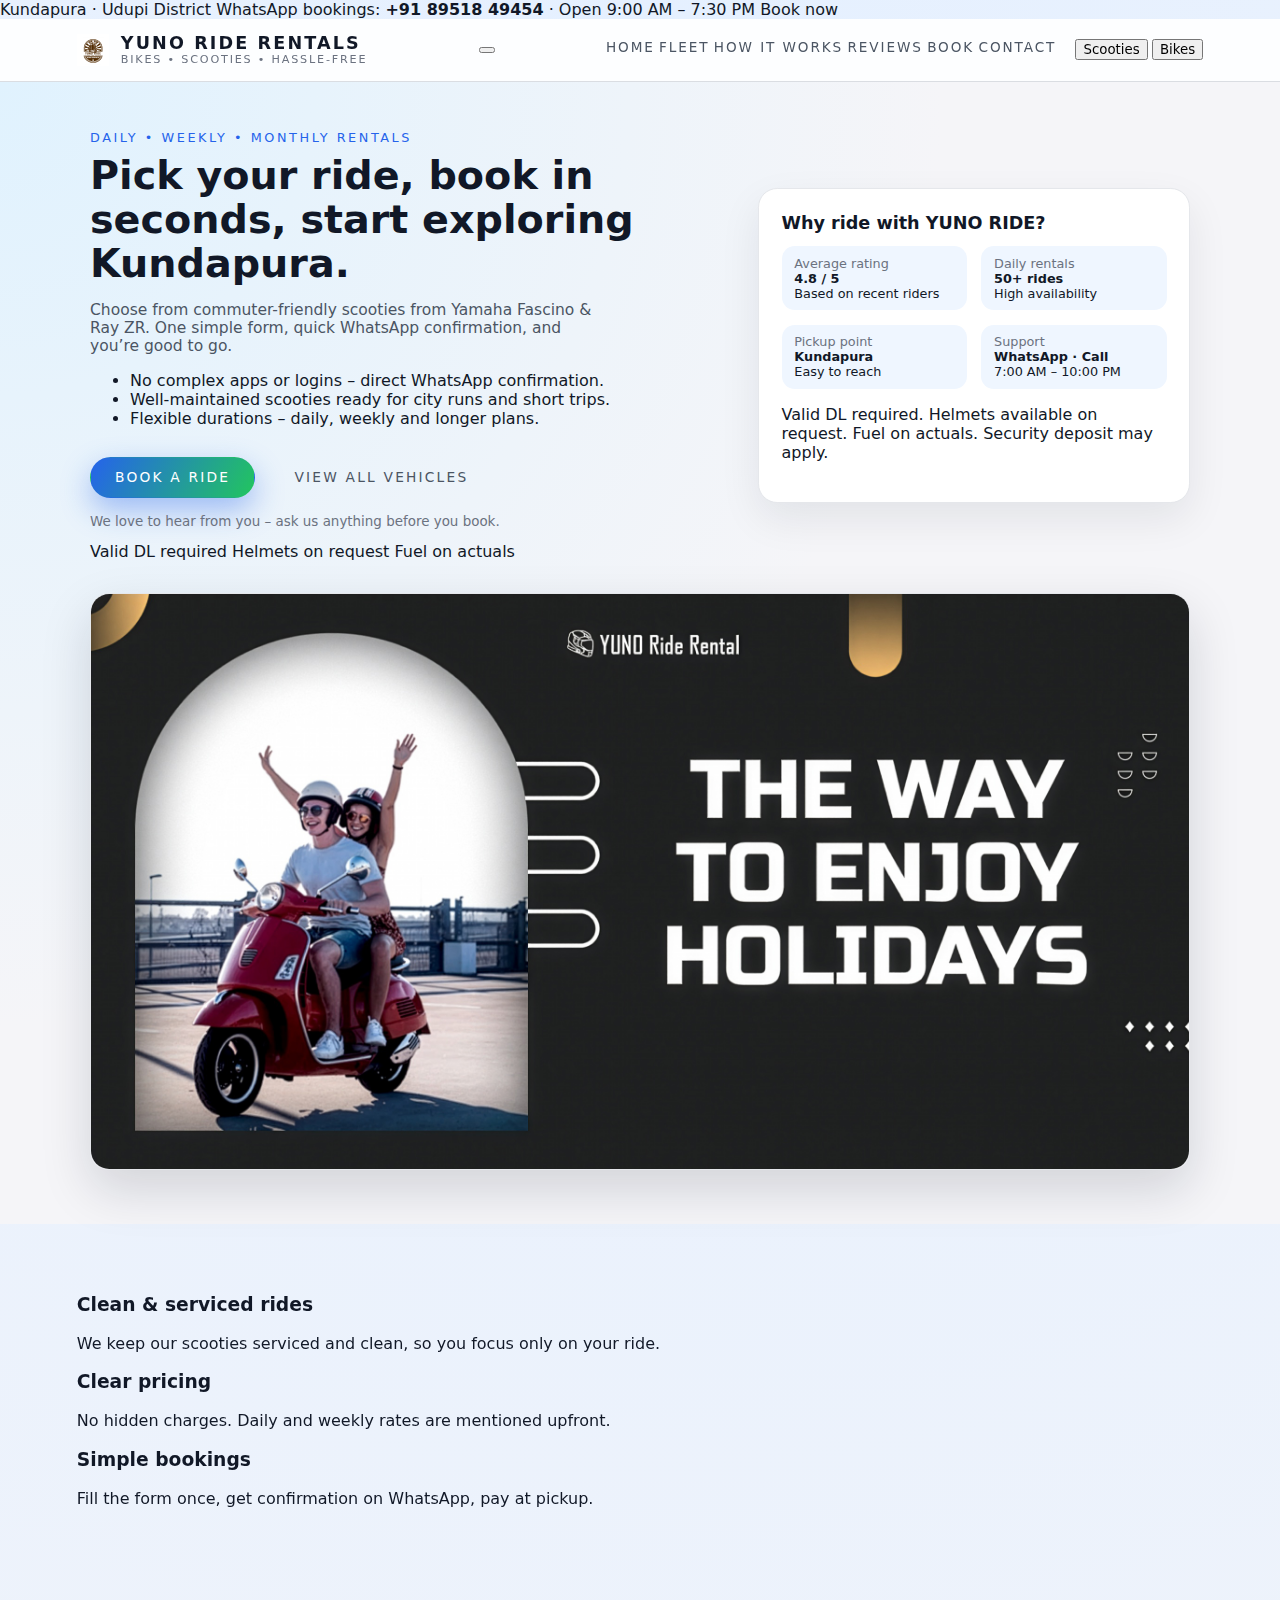
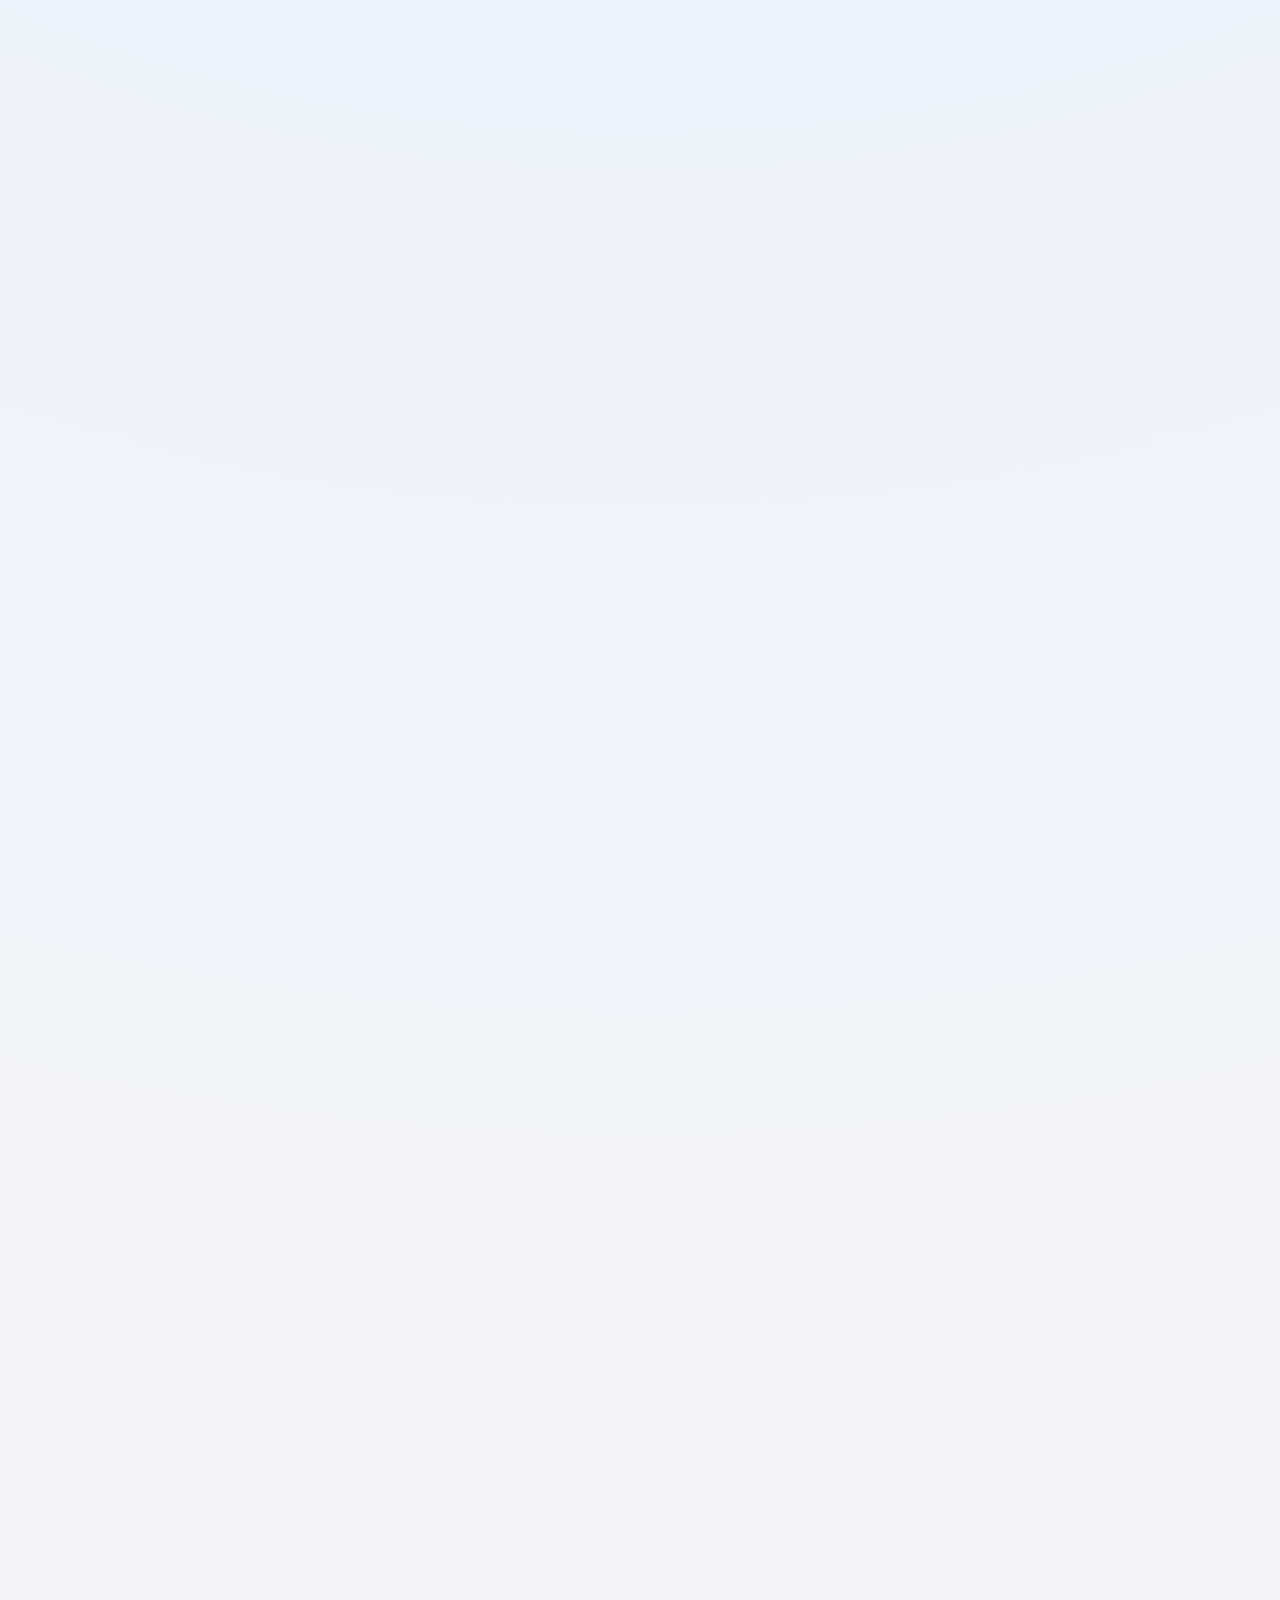
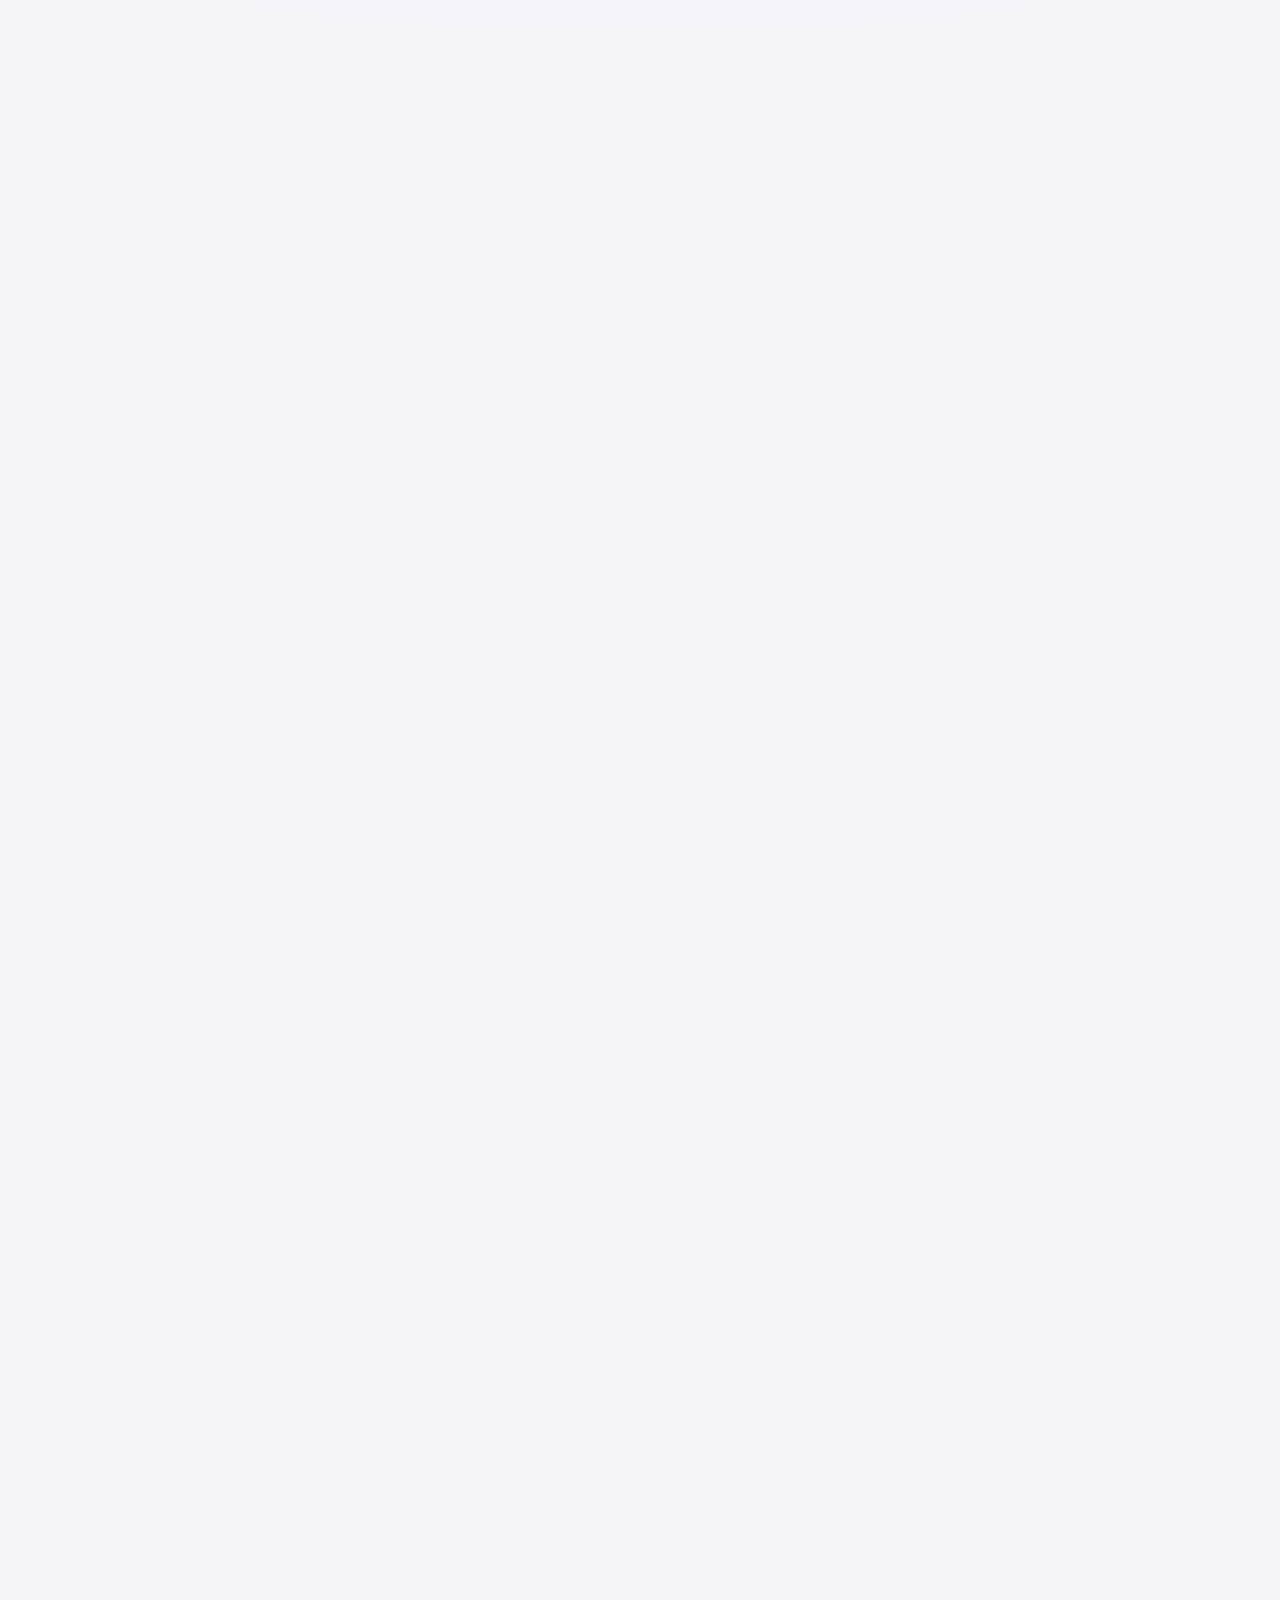
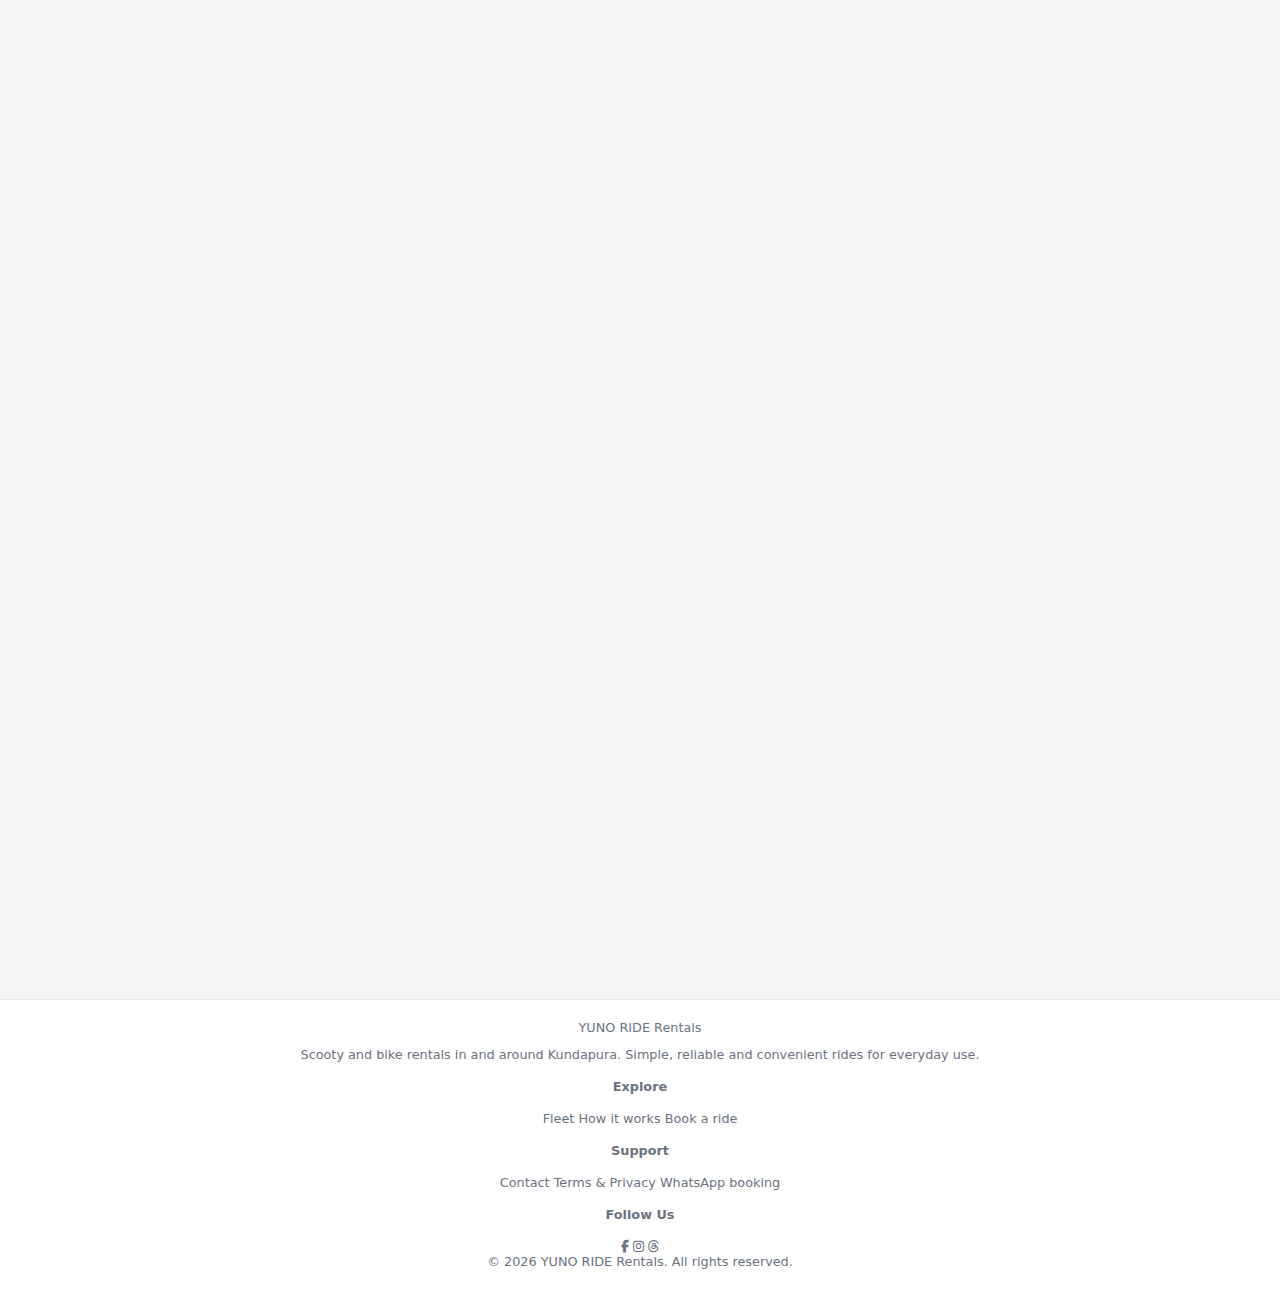
<file: Index.html>
<!DOCTYPE html>
<html lang="en">

<head>
  <meta charset="UTF-8" />
  <meta name="viewport" content="width=device-width, initial-scale=1" />

<title>Best Bike & Scooty Rental in Kundapura | Near Bus Stand – YUNO RIDE</title>

<meta name="description"
content="Looking for the best bike rental in Kundapura? YUNO RIDE offers scooty & bike rentals near Kundapura Bus Stand. Daily, weekly & monthly rentals with fast WhatsApp booking." />

<meta name="keywords"
content="best bike rental in kundapura, bike rental near kundapura bus stand, scooty rental kundapura, kundapura bike hire, scooter rental near bus stand kundapura, rent bike kundapura, YUNO RIDE rentals" />


  <!-- SEO META -->
  <meta name="description"
        content="YUNO RIDE – Daily, weekly and monthly scooty and bike rentals in Kundapura. Quick WhatsApp booking, clean vehicles and hassle-free rides." />
  <meta name="keywords"
        content="scooty rental kundapura, bike rentals kundapura, scooter hire kundapura, rent bike kundapura, Yuno Ride" />
  <meta name="author" content="YUNO RIDE">
  <meta name="robots" content="index, follow">

  <!-- Canonical URL -->
  <link rel="canonical" href="https://yunoride.com">

 <!-- FAVICON & APP ICONS -->
<link rel="icon" type="image/png" sizes="16x16" href="/favicon-16x16.png">
<link rel="icon" type="image/png" sizes="32x32" href="/favicon-32x32.png">
<link rel="apple-touch-icon" sizes="180x180" href="/apple-touch-icon.png">
<link rel="icon" sizes="192x192" href="/android-chrome-192x192.png">
<link rel="icon" sizes="512x512" href="/android-chrome-512x512.png">

<!-- ORGANIZATION LOGO (GOOGLE BRANDING) -->
<script type="application/ld+json">
{
  "@context": "https://schema.org",
  "@type": "Organization",
  "name": "YUNO RIDE",
  "url": "https://yunoride.com",
  "logo": "https://yunoride.com/logo.png"
}
</script>

  <!-- Open Graph -->
  <meta property="og:title" content="YUNO RIDE – Scooty & Bike Rentals in Kundapura">
  <meta property="og:description"
        content="Affordable scooty & bike rentals in Kundapura. Clean vehicles, clear pricing & quick WhatsApp confirmation.">
  <meta property="og:image" content="https://yunoride.com/og-banner.jpg">
  <meta property="og:url" content="https://yunoride.com">
  <meta property="og:type" content="website">
  <meta property="og:site_name" content="YUNO RIDE">

  <!-- Twitter Cards -->
  <meta name="twitter:card" content="summary_large_image">
  <meta name="twitter:title" content="YUNO RIDE – Scooty & Bike Rentals in Kundapura">
  <meta name="twitter:description"
        content="Scooter & bike rentals for city rides & trips. Fast WhatsApp booking.">
  <meta name="twitter:image" content="https://yunoride.com/og-banner.jpg">

  <!-- Schema Structured Data -->
  <script type="application/ld+json">
  {
    "@context": "https://schema.org",
    "@type": "LocalBusiness",
    "name": "YUNO RIDE Rentals",
    "image": "https://yunoride.com/og-banner.jpg",
    "description": "Scooty and bike rentals in Kundapura. Daily and weekly rentals with WhatsApp booking.",
    "address": {
      "@type": "PostalAddress",
      "addressLocality": "Kundapura",
      "addressRegion": "Udupi",
      "addressCountry": "IN"
    },
    "telephone": "+91 89518 49454",
    "url": "https://yunoride.com"
  }
  </script>

  <link rel="stylesheet" href="style.css" />
</head>

<body>

  <!-- ========== TOP BAR ========== -->
  <div class="top-bar">
    <div class="top-bar-inner">
      <span class="top-bar-pill">Kundapura · Udupi District</span>
      <span class="top-bar-text">
        WhatsApp bookings: <strong>+91 89518 49454</strong> · Open 9:00 AM – 7:30 PM
      </span>
      <a href="#booking" class="top-bar-cta">Book now</a>
    </div>
  </div>

  <!-- ========== HEADER ========== -->
  <header class="site-header">
    <div class="brand">
      <img src="Untitled-1.jpg" alt="YUNO RIDE logo" class="brand-logo">
      <div class="brand-text">
        <span class="brand-title">YUNO RIDE Rentals</span>
        <span class="brand-sub">Bikes • Scooties • Hassle-Free</span>
      </div>
    </div>

    <button class="nav-toggle" aria-label="Toggle navigation" aria-expanded="false">
      <span></span><span></span><span></span>
    </button>

    <nav class="nav">
      <div class="nav-links">
        <a href="#top">Home</a>
        <a href="#fleet">Fleet</a>
        <a href="#how-it-works">How it works</a>
        <a href="#reviews">Reviews</a>
        <a href="#booking">Book</a>
        <a href="#contact">Contact</a>
      </div>

      <div class="nav-mobile-filters">
        <button class="nav-filter-btn" data-filter="scooty">Scooties</button>
        <button class="nav-filter-btn" data-filter="bike">Bikes</button>
      </div>
    </nav>
  </header>

  <main>

    <!-- ========== HERO ========== -->
    <section class="hero" id="top">
      <div class="hero-inner">
        <div class="hero-copy">
          <div class="hero-tagline">Daily • Weekly • Monthly Rentals</div>
          <h1 class="hero-title">Pick your ride, book in seconds, start exploring Kundapura.</h1>
          <p class="hero-text">
            Choose from commuter-friendly scooties from Yamaha Fascino & Ray ZR.
            One simple form, quick WhatsApp confirmation, and you’re good to go.
          </p>

          <ul class="hero-highlights">
            <li>No complex apps or logins – direct WhatsApp confirmation.</li>
            <li>Well-maintained scooties ready for city runs and short trips.</li>
            <li>Flexible durations – daily, weekly and longer plans.</li>
          </ul>

          <div class="hero-actions">
            <a href="#booking" class="btn btn-primary">Book a ride</a>
            <a href="#fleet" class="btn btn-ghost">View all vehicles</a>
          </div>

          <p class="hero-note">We love to hear from you – ask us anything before you book.</p>

          <div class="hero-badges">
            <span class="hero-badge">Valid DL required</span>
            <span class="hero-badge">Helmets on request</span>
            <span class="hero-badge">Fuel on actuals</span>
          </div>
        </div>

        <aside class="hero-card">
          <h2>Why ride with YUNO RIDE?</h2>
          <div class="hero-stats">
            <div class="hero-stat">
              <div class="hero-stat-label">Average rating</div>
              <div class="hero-stat-value">4.8 / 5</div>
              <div class="hero-stat-sub">Based on recent riders</div>
            </div>
            <div class="hero-stat">
              <div class="hero-stat-label">Daily rentals</div>
              <div class="hero-stat-value">50+ rides</div>
              <div class="hero-stat-sub">High availability</div>
            </div>
            <div class="hero-stat">
              <div class="hero-stat-label">Pickup point</div>
              <div class="hero-stat-value">Kundapura</div>
              <div class="hero-stat-sub">Easy to reach</div>
            </div>
            <div class="hero-stat">
              <div class="hero-stat-label">Support</div>
              <div class="hero-stat-value">WhatsApp · Call</div>
              <div class="hero-stat-sub">7:00 AM – 10:00 PM</div>
            </div>
          </div>
          <p class="hero-card-note">
            Valid DL required. Helmets available on request. Fuel on actuals. Security deposit may apply.
          </p>
        </aside>
      </div>

      <div class="hero-banner">
        <img src="YUNO RENTAL BANNER.jpg"
             alt="Best bike and scooty rental in Kundapura near bus stand"
          loading="lazy" />
      </div>
    </section>

    <!-- ========== QUICK HIGHLIGHTS ========== -->
    <section class="section highlights-section">
      <div class="highlights-inner">
        <article class="highlight-card">
          <h3>Clean & serviced rides</h3>
          <p>We keep our scooties serviced and clean, so you focus only on your ride.</p>
        </article>
        <article class="highlight-card">
          <h3>Clear pricing</h3>
          <p>No hidden charges. Daily and weekly rates are mentioned upfront.</p>
        </article>
        <article class="highlight-card">
          <h3>Simple bookings</h3>
          <p>Fill the form once, get confirmation on WhatsApp, pay at pickup.</p>
        </article>
      </div>
    </section>

    <!-- ========== FLEET (SLIDER) ========== -->
    <section class="section fleet-section" id="fleet">
      <div class="fleet-inner">
        <div class="section-header">
          <div>
            <h2>Our fleet</h2>
            <p>
              Swipe through our scooties. Select one that suits your style, and book it before it’s gone.
            </p>
          </div>
          <div class="section-header-side">
            <p class="section-mini-note">All vehicles are subject to availability on your selected dates.</p>
          </div>
        </div>

        <div class="fleet-toolbar">
          <div class="filter-group" id="typeFilterGroup">
            <button class="filter-pill is-active" data-filter="all">All</button>
            <button class="filter-pill" data-filter="bike">Bikes</button>
            <button class="filter-pill" data-filter="scooty">Scooties</button>
          </div>
          <div class="fleet-hint">
            Use the arrows to slide through vehicles.
          </div>
        </div>

        <div class="fleet-slider-wrapper">
          <div class="vehicle-slider" id="vehicleSlider">

            <!-- SCOOTY 1 -->
            <article class="vehicle-card"
                     data-id="fascino-125-black-1"
                     data-type="scooty"
                     data-available="true"
                     data-day="700"
                     data-week="5000">
              <header class="vehicle-header">
                <div>
                  <h3 class="vehicle-name">Yamaha Fascino 125 (Black)</h3>
                  <p class="vehicle-subtitle">125cc • Gearless • City-friendly</p>
                </div>
                <div class="vehicle-tags">
                  <span class="vehicle-tag type-scooty">Scooty</span>
                </div>
              </header>

              <div class="vehicle-image">
                <img
                  src="Metallic-Black-cd.webp"
                  alt="Yamaha Fascino 125 Black scooty"
                  loading="lazy"
                />
              </div>

              <p class="vehicle-price">
                ₹700 / day
                <span>₹5000 / week</span>
              </p>
              <p class="vehicle-desc">
                Perfect for errands, short commutes, and light city rides. Easy to handle and good on mileage.
              </p>
              <p class="vehicle-id">ID: fascino-125-black-1</p>
              <footer class="vehicle-footer">
                <button class="btn btn-outline js-book-from-card">Book this ride</button>
              </footer>
            </article>

            <!-- SCOOTY 2 -->
            <article class="vehicle-card"
                     data-id="fascino-125-black-2"
                     data-type="scooty"
                     data-available="true"
                     data-day="700"
                     data-week="5000">
              <header class="vehicle-header">
                <div>
                  <h3 class="vehicle-name">Yamaha Fascino 125 (Black)</h3>
                  <p class="vehicle-subtitle">125cc • Gearless • Comfortable seat</p>
                </div>
                <div class="vehicle-tags">
                  <span class="vehicle-tag type-scooty">Scooty</span>
                </div>
              </header>

              <div class="vehicle-image">
                <img
                  src="Metallic-Black-cd.webp"
                  alt="Yamaha Fascino 125 Black scooty with comfortable seat"
                  loading="lazy"
                />
              </div>

              <p class="vehicle-price">
                ₹700 / day
                <span>₹5000 / week</span>
              </p>
              <p class="vehicle-desc">
                Comfortable, reliable, and easy to ride – great for office and college runs around Kundapura.
              </p>
              <p class="vehicle-id">ID: fascino-125-black-2</p>
              <footer class="vehicle-footer">
                <button class="btn btn-outline js-book-from-card">Book this ride</button>
              </footer>
            </article>

            <!-- SCOOTY 3 -->
            <article class="vehicle-card"
                     data-id="fascino-ray-zr-125"
                     data-type="scooty"
                     data-available="true"
                     data-day="800"
                     data-week="5600">
              <header class="vehicle-header">
                <div>
                  <h3 class="vehicle-name">Yamaha Fascino Ray ZR 125</h3>
                  <p class="vehicle-subtitle">125cc • Gearless • Peppy ride</p>
                </div>
                <div class="vehicle-tags">
                  <span class="vehicle-tag type-scooty">Scooty</span>
                </div>
              </header>

              <div class="vehicle-image">
                <img
                  src="black.webp"
                  alt="Yamaha Fascino Ray ZR 125 scooty"
                  loading="lazy"
                />
              </div>

              <p class="vehicle-price">
                ₹800 / day
                <span>₹5600 / week</span>
              </p>
              <p class="vehicle-desc">
                Zippy performance with a stylish look, ideal for traffic and quick city sprints.
              </p>
              <p class="vehicle-id">ID: fascino-ray-zr-125</p>
              <footer class="vehicle-footer">
                <button class="btn btn-outline js-book-from-card">Book this ride</button>
              </footer>
            </article>

            <!-- SCOOTY 4 -->
            <article class="vehicle-card"
                     data-id="fascino-125-white"
                     data-type="scooty"
                     data-available="true"
                     data-day="700"
                     data-week="5000">
              <header class="vehicle-header">
                <div>
                  <h3 class="vehicle-name">Yamaha Fascino 125 (White)</h3>
                  <p class="vehicle-subtitle">125cc • Gearless • Fuel efficient</p>
                </div>
                <div class="vehicle-tags">
                  <span class="vehicle-tag type-scooty">Scooty</span>
                </div>
              </header>

              <div class="vehicle-image">
                <img
                  src="white.webp"
                  alt="Yamaha Fascino 125 White scooty"
                  loading="lazy"
                />
              </div>

              <p class="vehicle-price">
                ₹700 / day
                <span>₹5000 / week</span>
              </p>
              <p class="vehicle-desc">
                Smooth engine and great mileage – easy on the pocket for longer rentals.
              </p>
              <p class="vehicle-id">ID: fascino-125-white</p>
              <footer class="vehicle-footer">
                <button class="btn btn-outline js-book-from-card">Book this ride</button>
              </footer>
            </article>

            <!-- SCOOTY 5 -->
            <article class="vehicle-card"
                     data-id="fascino-ray-zr-125-blue"
                     data-type="scooty"
                     data-available="true"
                     data-day="800"
                     data-week="5600">
              <header class="vehicle-header">
                <div>
                  <h3 class="vehicle-name">Yamaha Fascino Ray ZR 125 (Blue)</h3>
                  <p class="vehicle-subtitle">125cc • Gearless • Premium finish</p>
                </div>
                <div class="vehicle-tags">
                  <span class="vehicle-tag type-scooty">Scooty</span>
                </div>
              </header>

              <div class="vehicle-image">
                <img
                  src="Cyan-blue-drum.webp"
                  alt="Yamaha Fascino Ray ZR 125 Blue scooty"
                  loading="lazy"
                />
              </div>

              <p class="vehicle-price">
                ₹800 / day
                <span>₹5600 / week</span>
              </p>
              <p class="vehicle-desc">
                Stand out with a matte finish and a smooth, comfortable ride around town.
              </p>
              <p class="vehicle-id">ID: fascino-ray-zr-125-blue</p>
              <footer class="vehicle-footer">
                <button class="btn btn-outline js-book-from-card">Book this ride</button>
              </footer>
            </article>

          </div> <!-- /vehicle-slider -->

          <div class="slider-controls">
            <button class="slider-btn" id="sliderPrev" aria-label="Previous vehicle">‹</button>
            <button class="slider-btn" id="sliderNext" aria-label="Next vehicle">›</button>
            <div class="slider-dots" id="sliderDots"></div>
          </div>

          <p class="fleet-empty" id="fleetEmpty">
            No vehicles for this filter. Try another type.
          </p>
        </div> <!-- /fleet-slider-wrapper -->
      </div> <!-- /fleet-inner -->
    </section>

    <!-- ========== HOW IT WORKS ========== -->
    <section class="section how-section" id="how-it-works">
      <div class="booking-inner">
        <div class="section-header">
          <div>
            <h2>How it works</h2>
            <p>Simple 3-step process to get your ride confirmed.</p>
          </div>
        </div>

        <div class="steps-grid">
          <article class="step-card">
            <span class="step-number">1</span>
            <h3>Select & submit</h3>
            <p>
              Choose your scooter, fill the booking form with dates and contact,
              and submit the details.
            </p>
          </article>
          <article class="step-card">
            <span class="step-number">2</span>
            <h3>WhatsApp confirmation</h3>
            <p>
              You’ll get a WhatsApp message with availability, pricing confirmation,
              and pickup details.
            </p>
          </article>
          <article class="step-card">
            <span class="step-number">3</span>
            <h3>Pickup & ride</h3>
            <p>
              Show your DL and ID proof at pickup, complete payment, collect the keys,
              and start your ride.
            </p>
          </article>
        </div>
      </div>
    </section>

    <!-- ========== WHY CHOOSE US ========== -->
    <section class="section why-section">
      <div class="booking-inner">
        <div class="section-header">
          <div>
            <h2>Why riders prefer YUNO RIDE</h2>
            <p>
              Designed for students, working professionals, and travelers who want
              straightforward, reliable scooter rentals in Kundapura.
            </p>
          </div>
        </div>

        <div class="why-grid">
          <article class="why-card">
            <h3>Local & reliable</h3>
            <p>We’re based in Kundapura and understand local roads, traffic and routes.</p>
          </article>
          <article class="why-card">
            <h3>Friendly support</h3>
            <p>We respond quickly on WhatsApp and calls during working hours.</p>
          </article>
          <article class="why-card">
            <h3>Flexible plans</h3>
            <p>Daily and weekly options, with support for longer stays on request.</p>
          </article>
          <article class="why-card">
            <h3>Transparent terms</h3>
            <p>No surprises – basic terms and required documents are shared in advance.</p>
          </article>
        </div>
      </div>
    </section>

    <!-- ========== BOOKING ========== -->
    <section class="section booking-section" id="booking">
      <div class="booking-inner">
        <div class="section-header">
          <div>
            <h2>Book your ride</h2>
            <p>
              Fill in your details and we will connect with you on WhatsApp within a minute
              during working hours.
            </p>
          </div>
          <div class="section-header-side">
            <p class="section-mini-note">
              Please keep your driving license and one ID proof ready for verification at pickup.
            </p>
          </div>
        </div>

        <div class="form-card">
          <form id="bookingForm">
            <div class="form-row">
              <div class="form-group">
                <label for="fullName">Full name</label>
                <input type="text" id="fullName" name="fullName" placeholder="Your name" required />
              </div>
              <div class="form-group">
                <label for="phone">Phone number</label>
                <input type="tel" id="phone" name="phone" placeholder="Your mobile number" required />
              </div>
            </div>

            <div class="form-row">
              <div class="form-group">
                <label for="vehicleSelect">Vehicle</label>
                <select id="vehicleSelect" name="vehicle" required>
                  <!-- options will be filled from the cards by JS -->
                </select>
              </div>
              <div class="form-group">
                <label for="pickupDate">Pickup date</label>
                <input type="date" id="pickupDate" name="pickupDate" required />
              </div>
              <div class="form-group">
                <label for="returnDate">Return date</label>
                <input type="date" id="returnDate" name="returnDate" required />
              </div>
            </div>

            <div class="form-row">
              <div class="form-group">
                <label for="pickupTime">Pickup time</label>
                <input type="time" id="pickupTime" name="pickupTime" />
              </div>
              <div class="form-group">
                <label for="returnTime">Return time (optional)</label>
                <input type="time" id="returnTime" name="returnTime" />
              </div>
            </div>

            <div class="form-row">
              <div class="form-group">
                <label for="notes">Notes (optional)</label>
                <textarea id="notes" name="notes" placeholder="Pickup location, luggage, extra helmets, etc."></textarea>
              </div>
            </div>

            <button type="submit" class="btn btn-primary btn-full">
              Open WhatsApp to confirm
            </button>
            <div id="rentalSummary" class="form-message"></div>
            <div id="bookingMessage" class="form-message"></div>
          </form>
        </div>
      </div>
    </section>

    <!-- ========== FAQ ========== -->
    <section class="section faq-section">
      <div class="booking-inner">
        <div class="section-header">
          <div>
            <h2>Frequently asked questions</h2>
            <p>Quick answers to the most common questions about YUNO RIDE.</p>
          </div>
        </div>

        <div class="faq-list">
          <article class="faq-item">
            <h3>What documents do I need?</h3>
            <p>
              You need a valid driving license and one additional ID proof (like Aadhaar, PAN, etc.).
              In some cases, a refundable security deposit may also be required.
            </p>
          </article>
          <article class="faq-item">
            <h3>Is fuel included in the rent?</h3>
            <p>
              Fuel is on actuals. You receive the vehicle with a certain level of fuel and you can refuel as needed.
            </p>
          </article>
          <article class="faq-item">
            <h3>Can I extend my booking?</h3>
            <p>
              Yes, subject to availability. Please message us on WhatsApp as early as possible
              to extend your booking.
            </p>
          </article>
          <article class="faq-item">
            <h3>Do you provide helmets?</h3>
            <p>
              Helmets are available on request. Mention the number of helmets required in the notes section
              while booking.
            </p>
          </article>
        </div>
      </div>
    </section>

    <!-- ========== REVIEW / RATE US ========== -->
    <section class="section review-section" id="reviews">
      <div class="booking-inner">
        <div class="section-header">
          <div>
            <h2>Review YUNO RIDE</h2>
            <p>
              Ridden with us before? Share your experience and help other riders choose with confidence.
            </p>
          </div>
        </div>

        <div class="review-grid">
          <article class="review-card">
            <h3>Rate us on Google</h3>
            <p>
              Leave a public review so new riders can see real feedback about your
              experience with YUNO RIDE in Kundapura.
            </p>
            <a
              href="https://g.page/r/CRXTLKwqpzofEBM/review"
              class="btn btn-primary"
              target="_blank"
              rel="noopener noreferrer"
            >
              Open Google Reviews
            </a>
            <p class="review-hint">
              Your reviews help us improve and reach more riders like you.
            </p>
          </article>

          <article class="review-card">
            <h3>Share feedback on WhatsApp</h3>
            <p>
              Prefer a direct chat? Send us your honest feedback, suggestions, or
              issues directly on WhatsApp.
            </p>
            <a
              href="https://wa.me/918951849454?text=Hi%20YUNO%20RIDE%2C%20I%20want%20to%20share%20feedback%20about%20my%20rental."
              class="btn btn-outline btn-outline-whatsapp"
              target="_blank"
              rel="noopener noreferrer"
            >
              Message on WhatsApp
            </a>
            <p class="review-hint">
              We use feedback to improve vehicle quality, service and processes.
            </p>
          </article>

          <article class="review-card">
            <h3>Refer a friend</h3>
            <p>
              Happy with your ride? Tell a friend or family member in Kundapura to
              try YUNO RIDE for their next commute or trip.
            </p>
            <p class="review-mini">
              You can share our number:
              <strong>+91 89518 49454</strong> or this website link.
            </p>
          </article>
        </div>
      </div>
    </section>

    <!-- ========== CONTACT / INFO ========== -->
    <section class="section contact-section" id="contact">
      <div class="booking-inner">
        <div class="section-header">
          <div>
            <h2>Contact & timings</h2>
            <p>
              WhatsApp or call us for availability, custom plans, or group bookings.
              All bookings are subject to document verification and standard terms.
            </p>
          </div>
        </div>

        <div class="contact-details">
          <p>
            <strong>WhatsApp / Call:</strong> +91 89518 49454<br />
            <strong>Hours:</strong> 9:00 AM – 7:30 PM<br />
            <strong>Pickup location:</strong> Kundapura, Udupi District
          </p>
          <p class="contact-note">
            Exact pickup point and directions will be shared over WhatsApp after your booking is confirmed.
          </p>
        </div>
      </div>
    </section>
  </main>

  <!-- ========== FOOTER ========== -->
<footer class="site-footer">
  <div class="footer-inner">
    
    <div class="footer-brand">
      <span class="footer-title">YUNO RIDE Rentals</span>
      <p class="footer-text">
        Scooty and bike rentals in and around Kundapura. Simple, reliable and convenient rides for everyday use.
      </p>
    </div>

    <div class="footer-links">
      <div class="footer-column">
        <h4>Explore</h4>
        <a href="#fleet">Fleet</a>
        <a href="#how-it-works">How it works</a>
        <a href="#booking">Book a ride</a>
      </div>

      <div class="footer-column">
        <h4>Support</h4>
        <a href="#contact">Contact</a>
         <a href="Terms&Privacy.html">Terms & Privacy</a>
        <a href="#booking">WhatsApp booking</a>
      </div>
    </div>

    <!-- Social Media Section -->
    <div class="footer-social">
      <h4>Follow Us</h4>
      <div class="social-icons">
        <a href="https://www.facebook.com/profile.php?id=61587383948750" target="_blank" aria-label="Facebook">
          <i class="fab fa-facebook-f"></i>
        </a>
        <a href="https://www.instagram.com/yunoride/" target="_blank" aria-label="Instagram">
          <i class="fab fa-instagram"></i>
        </a>
        <a href="https://www.threads.com/@yunoride" target="_blank" aria-label="Threads">
          <i class="fab fa-threads"></i>
        </a>
      </div>
    </div>

  </div>

  <div class="footer-bottom">
    <span>© <span id="yearSpan"></span> YUNO RIDE Rentals. All rights reserved.</span>
  </div>
</footer>
</div>

<!-- Font Awesome for Social Icons -->
<link rel="stylesheet" href="https://cdnjs.cloudflare.com/ajax/libs/font-awesome/6.5.1/css/all.min.css">

<script src="script.js"></script>
</body>
</html>
</file>
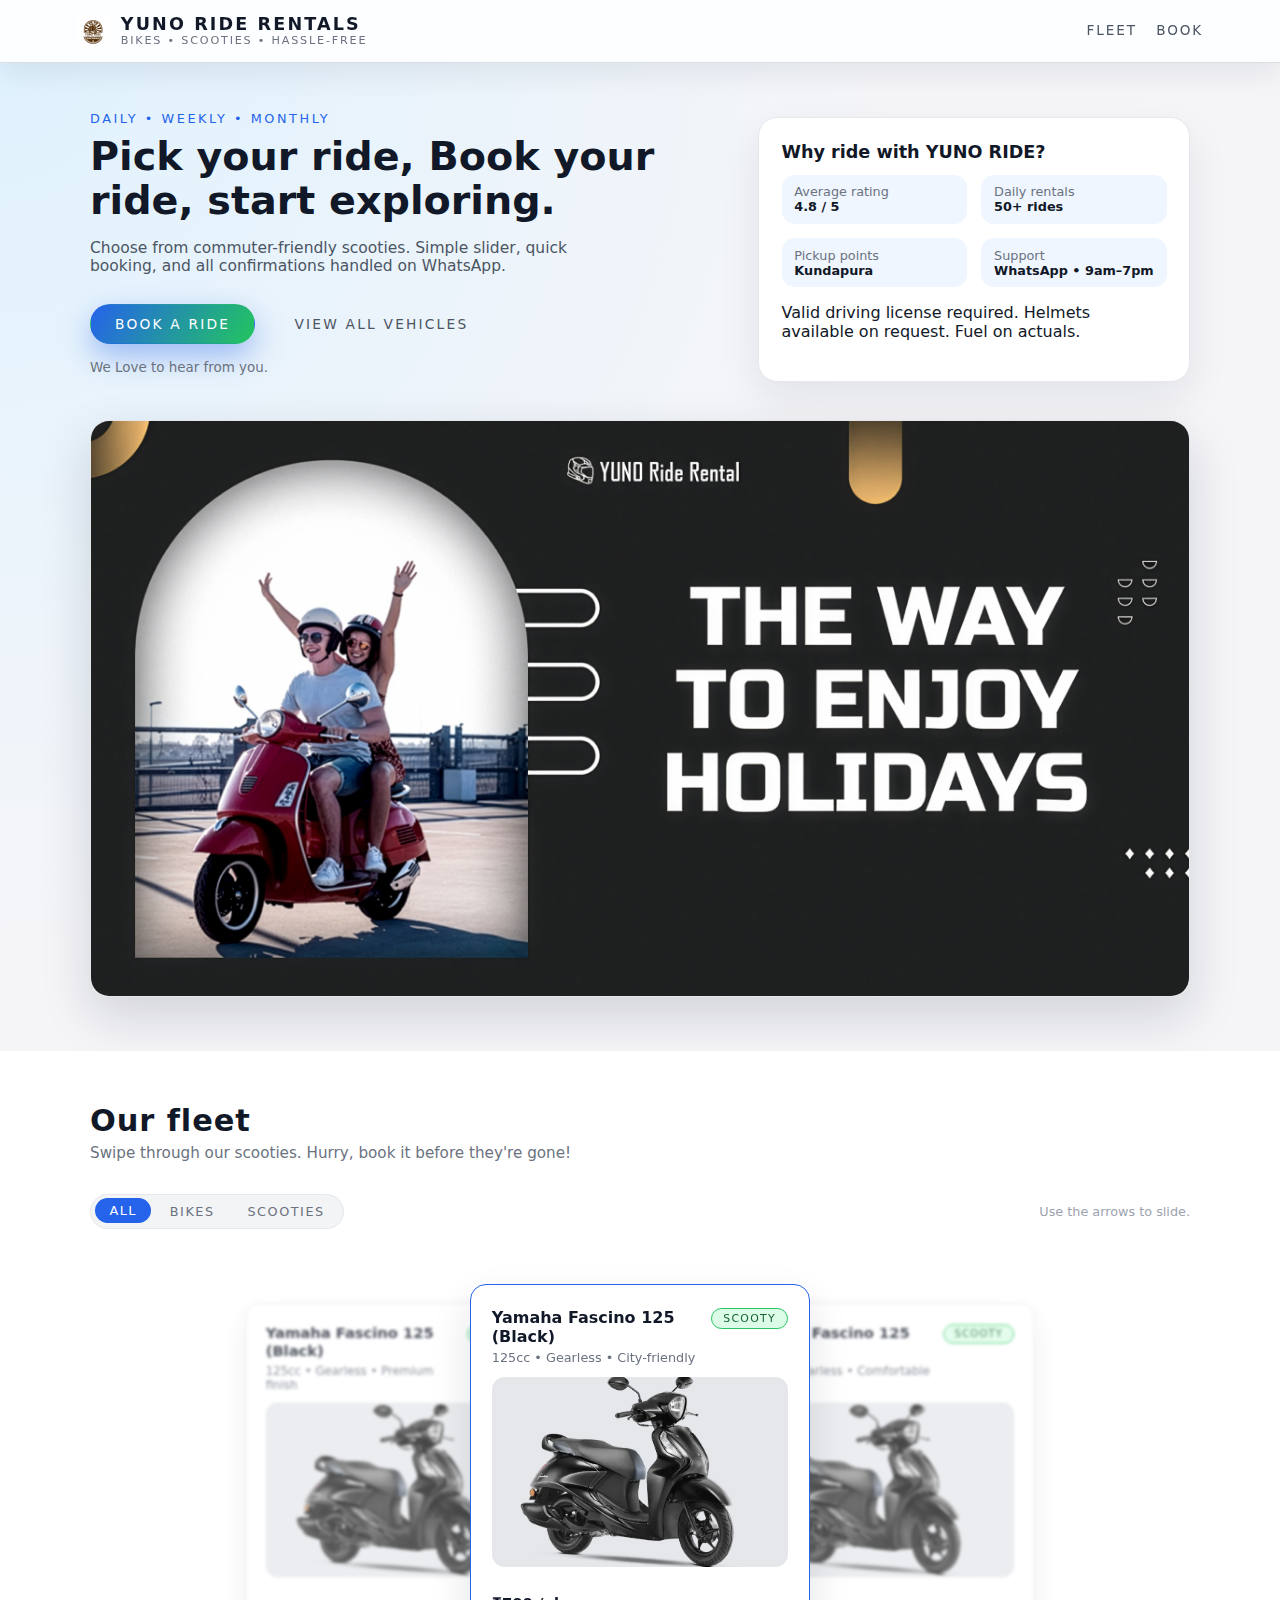
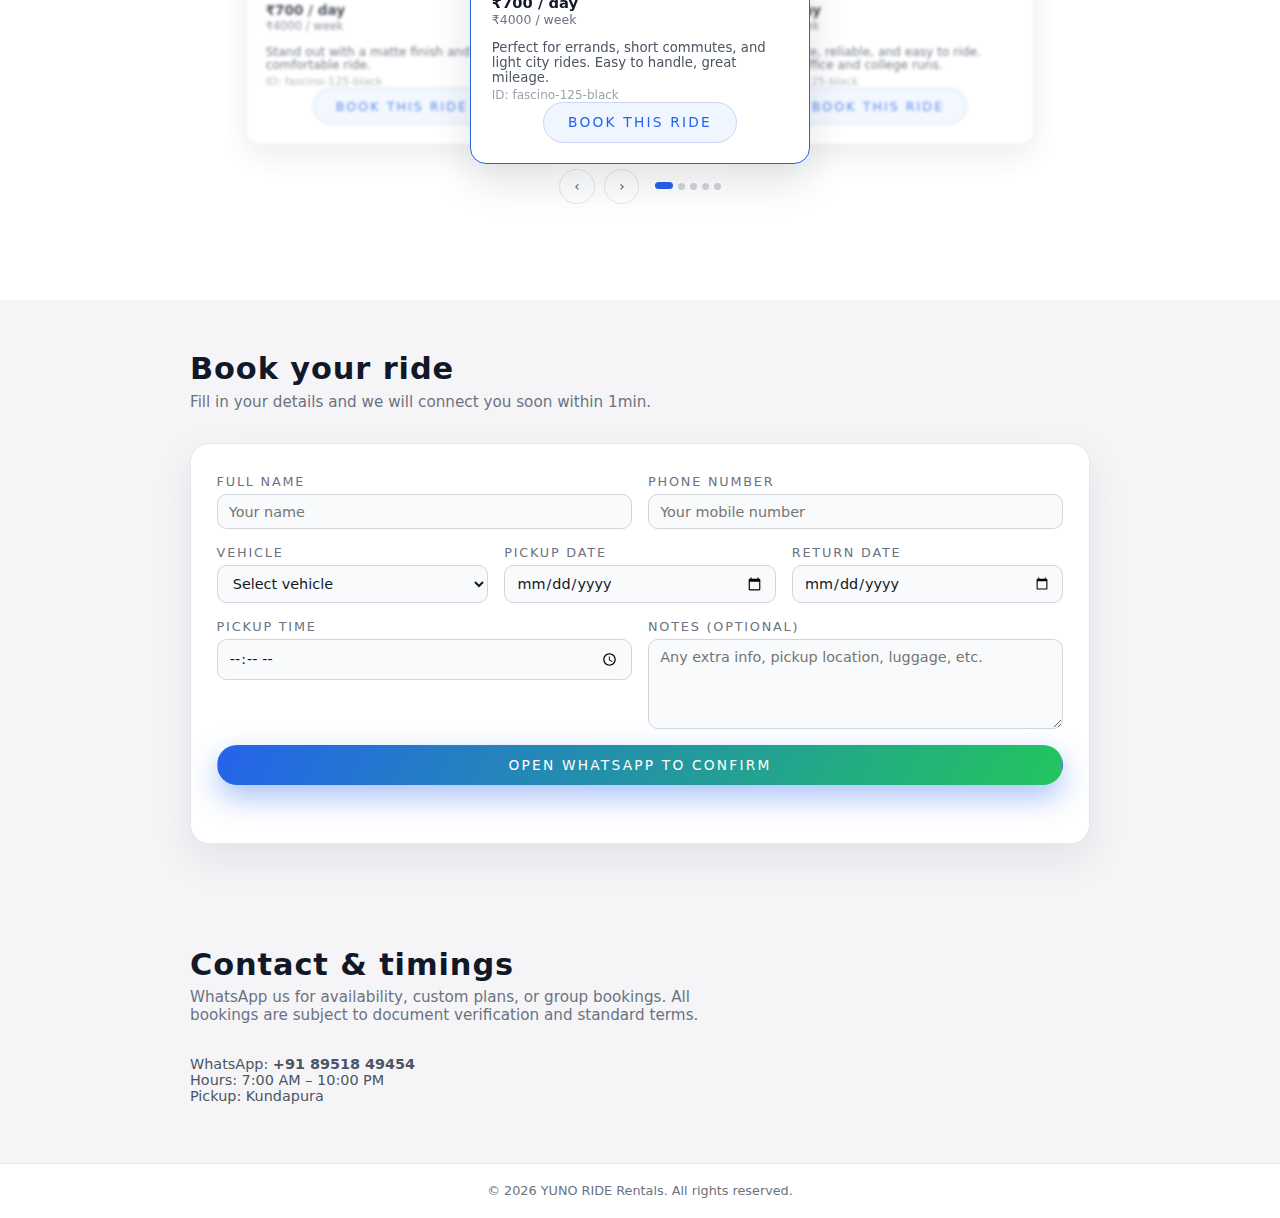
<file: Yuno Bike rental/Index.html>
<!DOCTYPE html>
<html lang="en">
<head>
  <meta charset="UTF-8" />
  <title>YUNO RIDE – Scooties</title>
  <meta name="viewport" content="width=device-width, initial-scale=1" />
  <link rel="stylesheet" href="style.css" />
</head>
<body>
<div class="page">

 <!-- ========== HEADER ========== -->
<header class="site-header">
  <div class="brand">
    <!-- LOGO -->
    <img
      src="Untitled-1.jpg"
      alt="YUNO RIDE logo"
      class="brand-logo"
    />
    <div class="brand-text">
      <span class="brand-title">YUNO RIDE Rentals</span>
      <span class="brand-sub">Bikes • Scooties • Hassle-Free</span>
    </div>
  </div>
  <nav class="nav">
    <a href="#fleet">Fleet</a>
    <a href="#booking">Book</a>
  </nav>
</header>

  <main>
    <!-- ========== HERO ========== -->
    <section class="hero" id="top">
      <div class="hero-inner">
        <div>
          <div class="hero-tagline">Daily • Weekly • Monthly</div>
          <h1 class="hero-title">Pick your ride, Book your ride, start exploring.</h1>
          <p class="hero-text">
            Choose from commuter-friendly scooties. Simple slider, quick booking,
            and all confirmations handled on WhatsApp.
          </p>
          <div class="hero-actions">
            <a href="#booking" class="btn btn-primary">Book a ride</a>
            <a href="#fleet" class="btn btn-ghost">View all vehicles</a>
          </div>
          <p class="hero-note">
           We Love to hear from you.
          </p>
        </div>
        <aside class="hero-card">
          <h2>Why ride with YUNO RIDE?</h2>
          <div class="hero-stats">
            <div class="hero-stat">
              <div class="hero-stat-label">Average rating</div>
              <div class="hero-stat-value">4.8 / 5</div>
            </div>
            <div class="hero-stat">
              <div class="hero-stat-label">Daily rentals</div>
              <div class="hero-stat-value">50+ rides</div>
            </div>
            <div class="hero-stat">
              <div class="hero-stat-label">Pickup points</div>
              <div class="hero-stat-value">Kundapura</div>
            </div>
            <div class="hero-stat">
              <div class="hero-stat-label">Support</div>
              <div class="hero-stat-value">WhatsApp • 9am–7pm</div>
            </div>
          </div>
          <p>
            Valid driving license required. Helmets available on request. Fuel on actuals.
          </p>
        </aside>
      </div>

      <!-- HERO BANNER IMAGE -->
      <div class="hero-banner">
        <img
          src="YUNO RENTAL BANNER.jpg"
          alt="Scooter rentals with YUNO RIDE"
          loading="lazy"
        />
      </div>
    </section>

    <!-- ========== FLEET (SLIDER) ========== -->
    <section class="section fleet-section" id="fleet">
      <div class="fleet-inner">
        <div class="section-header">
          <h2>Our fleet</h2>
          <p>
            Swipe through our scooties. Hurry, book it before they're gone!
          </p>
        </div>

        <div class="fleet-toolbar">
          <div class="filter-group" id="typeFilterGroup">
            <button class="filter-pill is-active" data-filter="all">All</button>
            <button class="filter-pill" data-filter="bike">Bikes</button>
            <button class="filter-pill" data-filter="scooty">Scooties</button>
          </div>
          <div class="fleet-hint">
            Use the arrows to slide.
          </div>
        </div>

        <div class="fleet-slider-wrapper">
          <div class="vehicle-slider" id="vehicleSlider">

            <!-- SCOOTY 1 -->
            <article class="vehicle-card"
                     data-id="fascino-125-black"
                     data-type="scooty"
                     data-available="true"
                     data-day="700"
                     data-week="4000">
              <header class="vehicle-header">
                <div>
                  <h3 class="vehicle-name">Yamaha Fascino 125 (Black)</h3>
                  <p class="vehicle-subtitle">125cc • Gearless • City-friendly</p>
                </div>
                <div class="vehicle-tags">
                  <span class="vehicle-tag type-scooty">Scooty</span>
                </div>
              </header>

              <div class="vehicle-image">
                <img
                  src="Metallic-Black-cd.webp"
                  alt="Yamaha Fascino 125 Black"
                  loading="lazy"
                />
              </div>

              <p class="vehicle-price">
                ₹700 / day
                <span>₹4000 / week</span>
              </p>
              <p class="vehicle-desc">
                Perfect for errands, short commutes, and light city rides. Easy to handle, great mileage.
              </p>
              <p class="vehicle-id">ID: fascino-125-black</p>
              <footer class="vehicle-footer">
                <button class="btn btn-outline js-book-from-card">Book this ride</button>
              </footer>
            </article>

            <!-- SCOOTY 2 -->
            <article class="vehicle-card"
                     data-id="fascino-125-black"
                     data-type="scooty"
                     data-available="true"
                     data-day="700"
                     data-week="4000">
              <header class="vehicle-header">
                <div>
                  <h3 class="vehicle-name">Yamaha Fascino 125 (Black)</h3>
                  <p class="vehicle-subtitle">125cc • Gearless • Comfortable seat</p>
                </div>
                <div class="vehicle-tags">
                  <span class="vehicle-tag type-scooty">Scooty</span>
                </div>
              </header>

              <div class="vehicle-image">
                <img
                  src="Metallic-Black-cd.webp"
                  alt="Yamaha Fascino 125 Black"
                  loading="lazy"
                />
              </div>

              <p class="vehicle-price">
                ₹700 / day
                <span>₹4000 / week</span>
              </p>
              <p class="vehicle-desc">
                Comfortable, reliable, and easy to ride. Great for office and college runs.
              </p>
              <p class="vehicle-id">ID: fascino-125-black</p>
              <footer class="vehicle-footer">
                <button class="btn btn-outline js-book-from-card">Book this ride</button>
              </footer>
            </article>

            <!-- SCOOTY 3 -->
            <article class="vehicle-card"
                     data-id="fascino-125-black"
                     data-type="scooty"
                     data-available="true"
                     data-day="700"
                     data-week="4000">
              <header class="vehicle-header">
                <div>
                  <h3 class="vehicle-name">Yamaha Fascino 125 (Black)</h3>
                  <p class="vehicle-subtitle">125cc • Gearless • Peppy ride</p>
                </div>
                <div class="vehicle-tags">
                  <span class="vehicle-tag type-scooty">Scooty</span>
                </div>
              </header>

              <div class="vehicle-image">
                <img
                  src="Metallic-Black-cd.webp"
                  alt="Yamaha Fascino 125 Black"
                  loading="lazy"
                />
              </div>

              <p class="vehicle-price">
                ₹700 / day
                <span>₹4000 / week</span>
              </p>
              <p class="vehicle-desc">
                Zippy performance with a stylish look, ideal for city traffic.
              </p>
              <p class="vehicle-id">ID: fascino-125-black</p>
              <footer class="vehicle-footer">
                <button class="btn btn-outline js-book-from-card">Book this ride</button>
              </footer>
            </article>

            <!-- SCOOTY 4 -->
            <article class="vehicle-card"
                     data-id="fascino-125-black"
                     data-type="scooty"
                     data-available="true"
                     data-day="700"
                     data-week="4000">
              <header class="vehicle-header">
                <div>
                  <h3 class="vehicle-name">Yamaha Fascino 125 (Black)</h3>
                  <p class="vehicle-subtitle">125cc • Gearless • Fuel efficient</p>
                </div>
                <div class="vehicle-tags">
                  <span class="vehicle-tag type-scooty">Scooty</span>
                </div>
              </header>

              <div class="vehicle-image">
                <img
                  src="Metallic-Black-cd.webp"
                  alt="Yamaha Fascino 125 Black"
                  loading="lazy"
                />
              </div>

              <p class="vehicle-price">
                ₹700 / day
                <span>₹4000 / week</span>
              </p>
              <p class="vehicle-desc">
                Smooth engine and great mileage – easy on the pocket for longer use.
              </p>
              <p class="vehicle-id">ID: fascino-125-black</p>
              <footer class="vehicle-footer">
                <button class="btn btn-outline js-book-from-card">Book this ride</button>
              </footer>
            </article>

            <!-- SCOOTY 5 -->
            <article class="vehicle-card"
                     data-id="fascino-125-black"
                     data-type="scooty"
                     data-available="true"
                     data-day="700"
                     data-week="4000">
              <header class="vehicle-header">
                <div>
                  <h3 class="vehicle-name">Yamaha Fascino 125 (Black)</h3>
                  <p class="vehicle-subtitle">125cc • Gearless • Premium finish</p>
                </div>
                <div class="vehicle-tags">
                  <span class="vehicle-tag type-scooty">Scooty</span>
                </div>
              </header>

              <div class="vehicle-image">
                <img
                  src="Metallic-Black-cd.webp"
                  alt="Yamaha Fascino 125 Black"
                  loading="lazy"
                />
              </div>

              <p class="vehicle-price">
                ₹700 / day
                <span>₹4000 / week</span>
              </p>
              <p class="vehicle-desc">
                Stand out with a matte finish and a smooth, comfortable ride.
              </p>
              <p class="vehicle-id">ID: fascino-125-black</p>
              <footer class="vehicle-footer">
                <button class="btn btn-outline js-book-from-card">Book this ride</button>
              </footer>
            </article>

          </div> <!-- /vehicle-slider -->

          <div class="slider-controls">
            <button class="slider-btn" id="sliderPrev" aria-label="Previous vehicle">‹</button>
            <button class="slider-btn" id="sliderNext" aria-label="Next vehicle">›</button>
            <div class="slider-dots" id="sliderDots"></div>
          </div>

          <p class="fleet-empty" id="fleetEmpty">
            No vehicles for this filter. Try another type.
          </p>
        </div> <!-- /fleet-slider-wrapper -->
      </div> <!-- /fleet-inner -->
    </section>

    <!-- ========== BOOKING ========== -->
    <section class="section booking-section" id="booking">
      <div class="booking-inner">
        <div class="section-header">
          <h2>Book your ride</h2>
          <p>
            Fill in your details and we will connect you soon within 1min.
          </p>
        </div>

        <div class="form-card">
          <form id="bookingForm">
            <div class="form-row">
              <div class="form-group">
                <label for="fullName">Full name</label>
                <input type="text" id="fullName" name="fullName" placeholder="Your name" required />
              </div>
              <div class="form-group">
                <label for="phone">Phone number</label>
                <input type="tel" id="phone" name="phone" placeholder="Your mobile number" required />
              </div>
            </div>

            <div class="form-row">
              <div class="form-group">
                <label for="vehicleSelect">Vehicle</label>
                <select id="vehicleSelect" name="vehicle" required>
                  <!-- options will be filled from the cards by JS -->
                </select>
              </div>
              <div class="form-group">
                <label for="pickupDate">Pickup date</label>
                <input type="date" id="pickupDate" name="pickupDate" required />
              </div>
              <div class="form-group">
                <label for="returnDate">Return date</label>
                <input type="date" id="returnDate" name="returnDate" required />
              </div>
            </div>

            <div class="form-row">
              <div class="form-group">
                <label for="pickupTime">Pickup time</label>
                <input type="time" id="pickupTime" name="pickupTime" />
              </div>
              <div class="form-group">
                <label for="notes">Notes (optional)</label>
                <textarea id="notes" name="notes" placeholder="Any extra info, pickup location, luggage, etc."></textarea>
              </div>
            </div>

            <button type="submit" class="btn btn-primary btn-full">
              Open WhatsApp to confirm
            </button>
            <div id="bookingMessage" class="form-message"></div>
          </form>
        </div>
      </div>
    </section>

    <!-- ========== CONTACT / INFO ========== -->
    <section class="section" id="contact">
      <div class="booking-inner">
        <div class="section-header">
          <h2>Contact & timings</h2>
          <p>
            WhatsApp us for availability, custom plans, or group bookings.
            All bookings are subject to document verification and standard terms.
          </p>
        </div>
        <p style="font-size:0.9rem;color:#4b5563;margin-bottom:0.5rem;">
          WhatsApp: <strong>+91 89518 49454</strong><br/>
          Hours: 7:00 AM – 10:00 PM<br/>
          Pickup: Kundapura
        </p>
      </div>
    </section>
  </main>

  <footer class="site-footer">
    © <span id="yearSpan"></span> YUNO RIDE Rentals. All rights reserved.
  </footer>
</div>

<script src="script.js"></script>
</body>
</html>
</file>
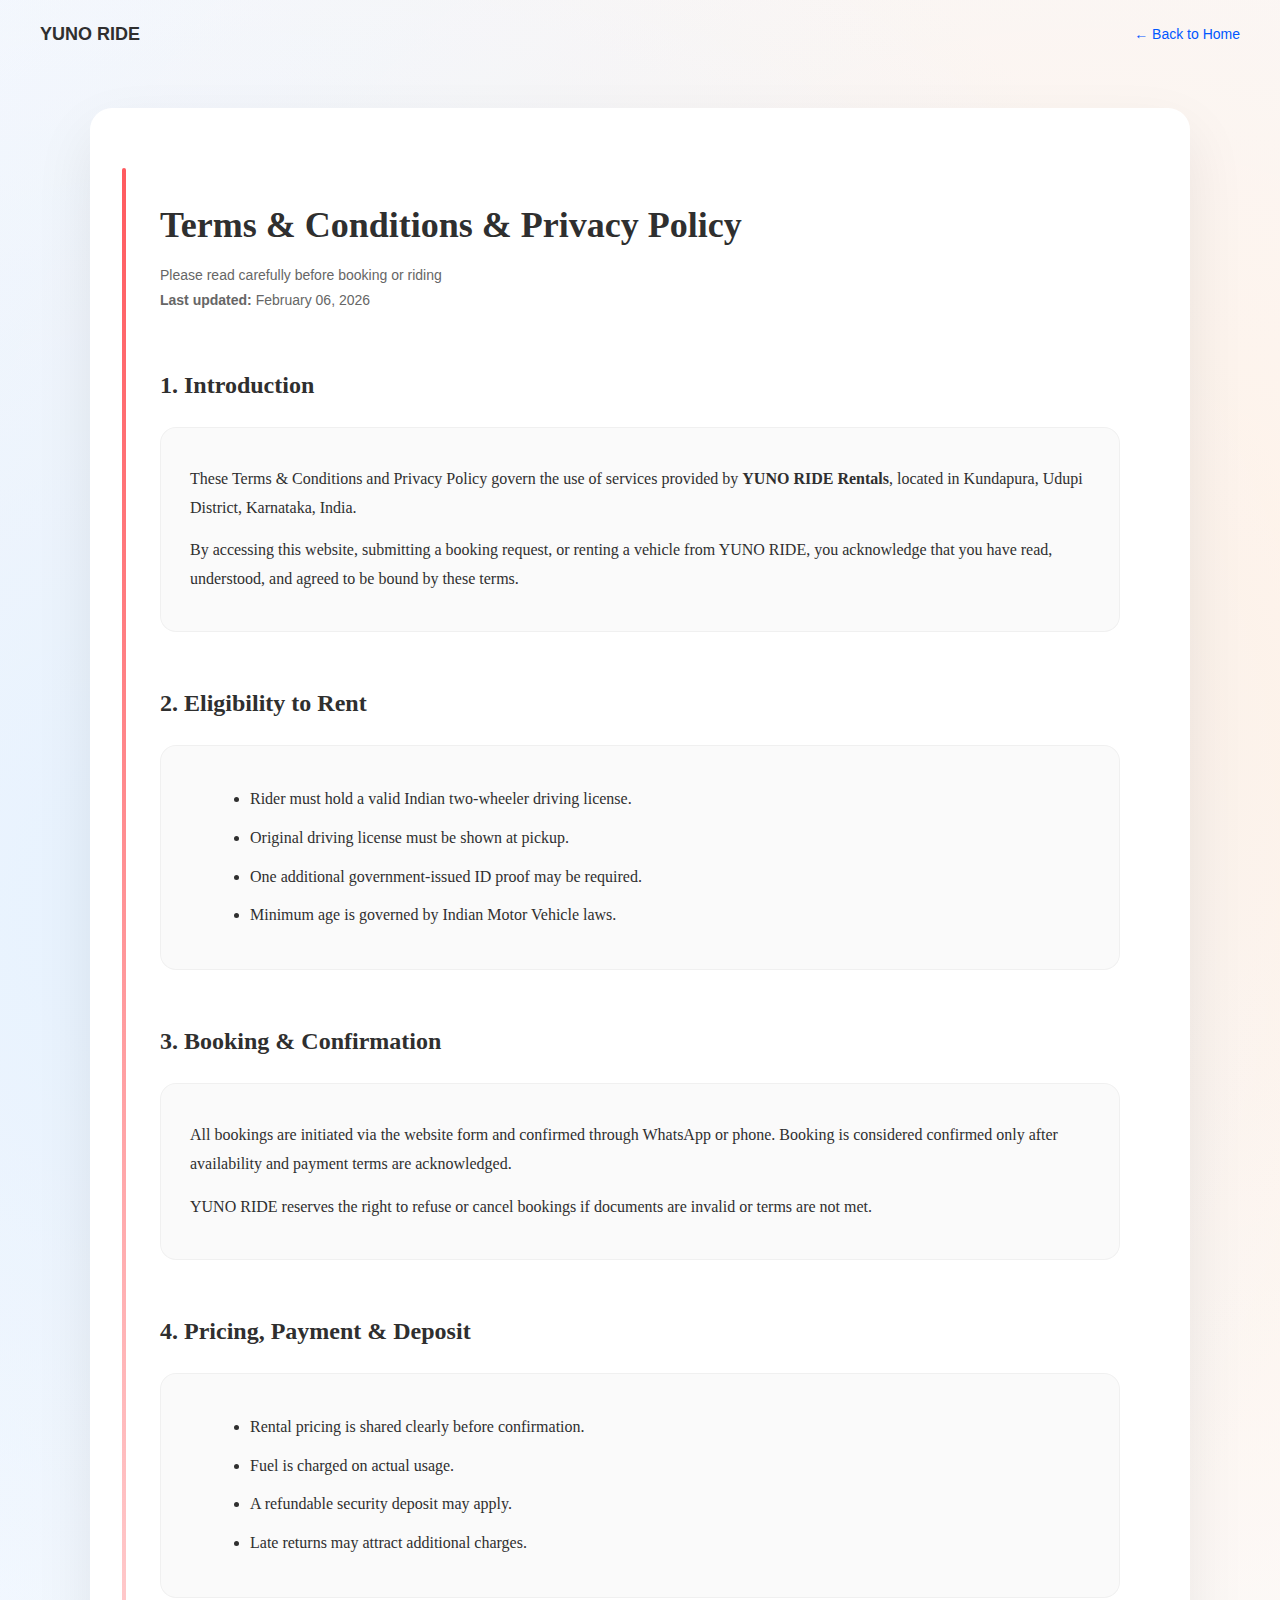
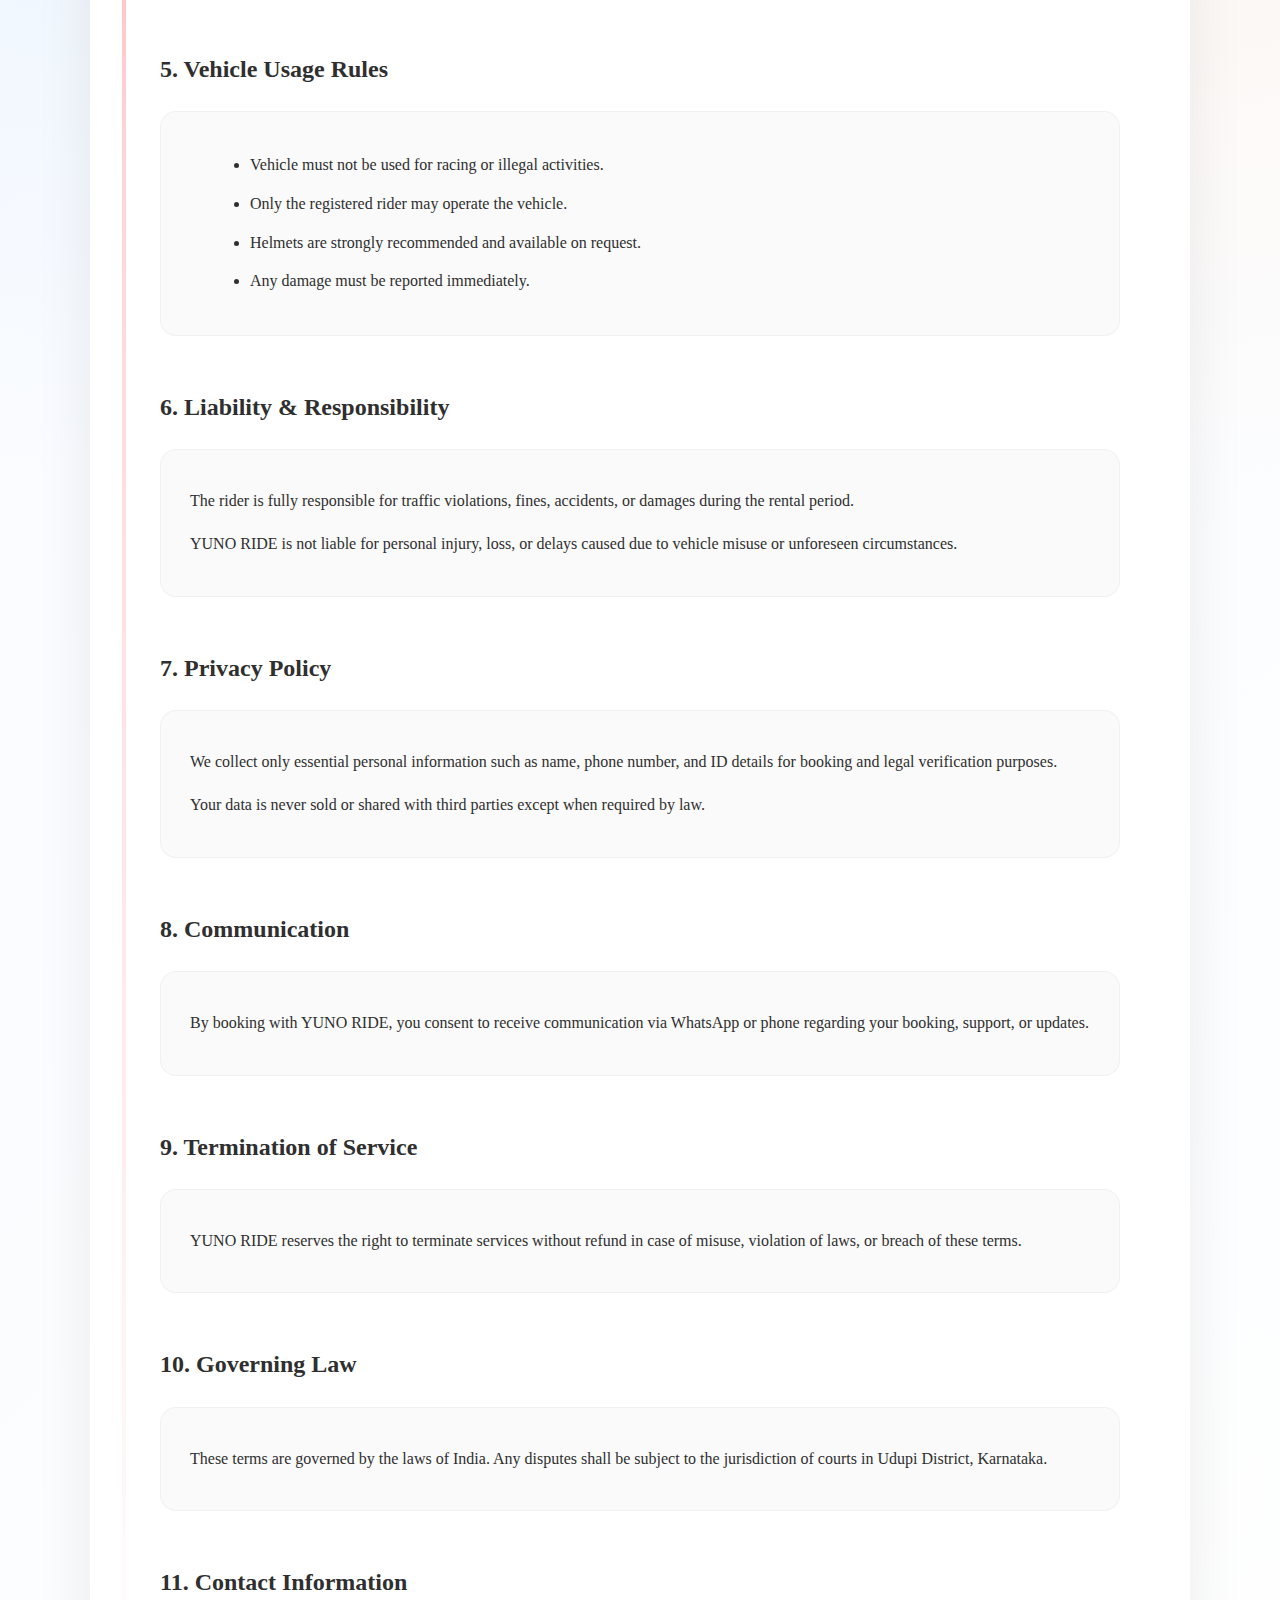
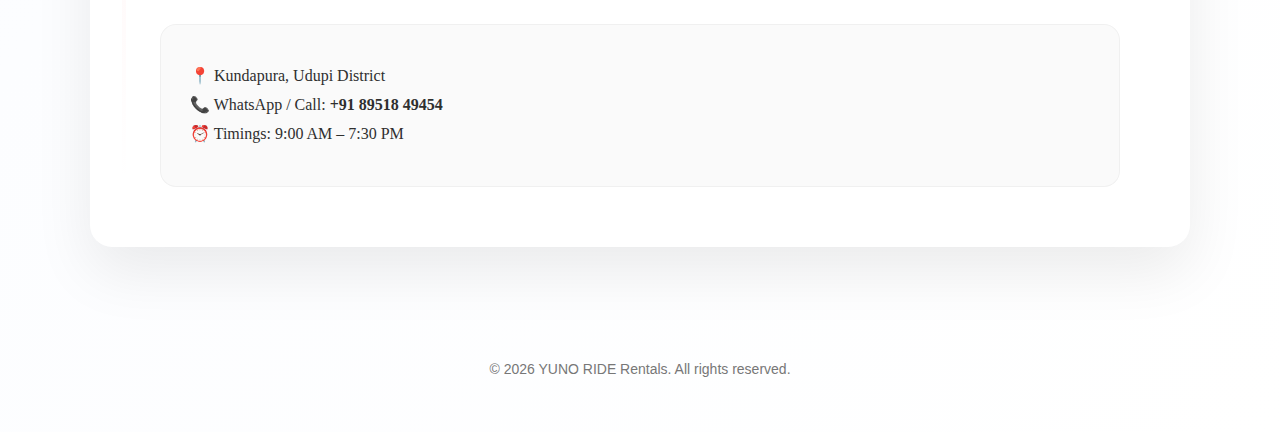
<file: Terms&Privacy.html>
<!DOCTYPE html>
<html lang="en">
<head>
  <meta charset="UTF-8" />
  <meta name="viewport" content="width=device-width, initial-scale=1.0"/>
  <title>Terms & Privacy | YUNO RIDE Rentals</title>

  <style>
    /* ===== GLOBAL ===== */
    body {
      margin: 0;
      font-family: Georgia, "Times New Roman", serif;
      background:
        radial-gradient(circle at 15% 25%, #e6f2ff 0%, transparent 40%),
        radial-gradient(circle at 85% 20%, #fff1e6 0%, transparent 45%),
        linear-gradient(135deg, #f6f9ff, #ffffff);
      color: #2f2f2f;
      line-height: 1.8;
    }

    a {
      color: #0057ff;
      text-decoration: none;
    }

    a:hover {
      text-decoration: underline;
    }

    /* ===== HEADER ===== */
    .top-bar {
      display: flex;
      justify-content: space-between;
      align-items: center;
      padding: 18px 40px;
      font-family: Arial, sans-serif;
      font-size: 14px;
    }

    .brand {
      font-weight: bold;
      font-size: 18px;
    }

    /* ===== BOOK CONTAINER ===== */
    .policy-wrapper {
      max-width: 960px;
      margin: 40px auto 80px;
      background: #ffffff;
      border-radius: 22px;
      box-shadow: 0 25px 60px rgba(0,0,0,0.08);
      padding: 60px 70px;
      position: relative;
    }

    /* Reading spine */
    .policy-wrapper::before {
      content: "";
      position: absolute;
      left: 32px;
      top: 60px;
      bottom: 60px;
      width: 4px;
      background: linear-gradient(
        180deg,
        #ff5a5f,
        rgba(255,90,95,0.25),
        transparent
      );
      border-radius: 4px;
    }

    /* ===== TITLES ===== */
    h1 {
      font-size: 36px;
      margin-bottom: 6px;
    }

    .subtitle {
      font-family: Arial, sans-serif;
      font-size: 14px;
      color: #666;
      margin-bottom: 35px;
    }

    h2 {
      font-size: 24px;
      margin-top: 50px;
      position: relative;
    }

    h2::before {
      content: "";
      position: absolute;
      left: -46px;
      top: 4px;
      font-size: 18px;
      opacity: 0.85;
    }

    h3 {
      font-size: 18px;
      margin-top: 30px;
    }

    /* ===== TEXT BLOCKS ===== */
    p {
      margin: 14px 0;
      font-size: 16px;
    }

    ul {
      margin-left: 20px;
    }

    ul li {
      margin-bottom: 10px;
    }

    /* Section card feel */
    .section-box {
      background: #fafafa;
      padding: 24px 30px;
      border-radius: 16px;
      margin-top: 18px;
      box-shadow: inset 0 0 0 1px rgba(0,0,0,0.04);
    }

    /* ===== FOOTER ===== */
    footer {
      text-align: center;
      font-family: Arial, sans-serif;
      font-size: 14px;
      color: #777;
      padding: 30px 10px 50px;
    }

    @media (max-width: 768px) {
      .policy-wrapper {
        padding: 40px 28px;
      }

      .policy-wrapper::before {
        left: 14px;
      }

      h2::before {
        left: -30px;
      }
    }
  </style>
</head>

<body>

  <!-- HEADER -->
  <div class="top-bar">
    <div class="brand">YUNO RIDE</div>
    <a href="index.html">← Back to Home</a>
  </div>

  <!-- CONTENT -->
  <div class="policy-wrapper">

    <h1>Terms & Conditions & Privacy Policy</h1>
    <div class="subtitle">
      Please read carefully before booking or riding<br>
      <strong>Last updated:</strong> February 06, 2026
    </div>

    <!-- INTRO -->
    <h2>1. Introduction</h2>
    <div class="section-box">
      <p>
        These Terms & Conditions and Privacy Policy govern the use of services
        provided by <strong>YUNO RIDE Rentals</strong>, located in Kundapura,
        Udupi District, Karnataka, India.
      </p>
      <p>
        By accessing this website, submitting a booking request, or renting a
        vehicle from YUNO RIDE, you acknowledge that you have read, understood,
        and agreed to be bound by these terms.
      </p>
    </div>

    <!-- ELIGIBILITY -->
    <h2>2. Eligibility to Rent</h2>
    <div class="section-box">
      <ul>
        <li>Rider must hold a valid Indian two-wheeler driving license.</li>
        <li>Original driving license must be shown at pickup.</li>
        <li>One additional government-issued ID proof may be required.</li>
        <li>Minimum age is governed by Indian Motor Vehicle laws.</li>
      </ul>
    </div>

    <!-- BOOKING -->
    <h2>3. Booking & Confirmation</h2>
    <div class="section-box">
      <p>
        All bookings are initiated via the website form and confirmed through
        WhatsApp or phone. Booking is considered confirmed only after
        availability and payment terms are acknowledged.
      </p>
      <p>
        YUNO RIDE reserves the right to refuse or cancel bookings if documents
        are invalid or terms are not met.
      </p>
    </div>

    <!-- PAYMENT -->
    <h2>4. Pricing, Payment & Deposit</h2>
    <div class="section-box">
      <ul>
        <li>Rental pricing is shared clearly before confirmation.</li>
        <li>Fuel is charged on actual usage.</li>
        <li>A refundable security deposit may apply.</li>
        <li>Late returns may attract additional charges.</li>
      </ul>
    </div>

    <!-- VEHICLE USE -->
    <h2>5. Vehicle Usage Rules</h2>
    <div class="section-box">
      <ul>
        <li>Vehicle must not be used for racing or illegal activities.</li>
        <li>Only the registered rider may operate the vehicle.</li>
        <li>Helmets are strongly recommended and available on request.</li>
        <li>Any damage must be reported immediately.</li>
      </ul>
    </div>

    <!-- LIABILITY -->
    <h2>6. Liability & Responsibility</h2>
    <div class="section-box">
      <p>
        The rider is fully responsible for traffic violations, fines,
        accidents, or damages during the rental period.
      </p>
      <p>
        YUNO RIDE is not liable for personal injury, loss, or delays caused due
        to vehicle misuse or unforeseen circumstances.
      </p>
    </div>

    <!-- PRIVACY -->
    <h2>7. Privacy Policy</h2>
    <div class="section-box">
      <p>
        We collect only essential personal information such as name, phone
        number, and ID details for booking and legal verification purposes.
      </p>
      <p>
        Your data is never sold or shared with third parties except when
        required by law.
      </p>
    </div>

    <!-- COMMUNICATION -->
    <h2>8. Communication</h2>
    <div class="section-box">
      <p>
        By booking with YUNO RIDE, you consent to receive communication via
        WhatsApp or phone regarding your booking, support, or updates.
      </p>
    </div>

    <!-- TERMINATION -->
    <h2>9. Termination of Service</h2>
    <div class="section-box">
      <p>
        YUNO RIDE reserves the right to terminate services without refund in
        case of misuse, violation of laws, or breach of these terms.
      </p>
    </div>

    <!-- JURISDICTION -->
    <h2>10. Governing Law</h2>
    <div class="section-box">
      <p>
        These terms are governed by the laws of India. Any disputes shall be
        subject to the jurisdiction of courts in Udupi District, Karnataka.
      </p>
    </div>

    <!-- CONTACT -->
    <h2>11. Contact Information</h2>
    <div class="section-box">
      <p>
        📍 Kundapura, Udupi District<br>
        📞 WhatsApp / Call: <strong>+91 89518 49454</strong><br>
        ⏰ Timings: 9:00 AM – 7:30 PM
      </p>
    </div>

  </div>

  <footer>
    © 2026 YUNO RIDE Rentals. All rights reserved.
  </footer>

</body>
</html>
</file>
<file: style.css>
/* ========== ROOT THEME ========== */

:root {
  --bg-body: #f5f5f8;
  --bg-card: #ffffff;
  --bg-soft: #f9fafb;
  --border-soft: #e5e7eb;
  --border-strong: #d1d5db;
  --text-main: #111827;
  --text-muted: #6b7280;
  --text-subtle: #9ca3af;
  --accent-blue: #2563eb;
  --accent-green: #22c55e;
  --shadow-soft: 0 16px 40px rgba(15, 23, 42, 0.08);
  --shadow-card: 0 18px 40px rgba(15, 23, 42, 0.12);
  --radius-card: 1.2rem;
  --transition-fast: 0.16s ease;
  --transition-med: 0.28s ease;
  --font-main: system-ui, -apple-system, BlinkMacSystemFont, "Segoe UI",
    sans-serif;
}

/* ========== RESET & BASE ========== */

*, *::before, *::after {
  box-sizing: border-box;
}

html {
  scroll-behavior: smooth;
}

body {
  margin: 0;
  font-family: var(--font-main);
  background: radial-gradient(circle at top, #e5f0ff 0, var(--bg-body) 55%);
  color: var(--text-main);
  -webkit-font-smoothing: antialiased;
  text-rendering: optimizeLegibility;
}

a {
  color: inherit;
  text-decoration: none;
}

img {
  max-width: 100%;
  display: block;
}

button {
  font-family: inherit;
}

/* ========== LAYOUT ========== */

.page {
  min-height: 100vh;
  display: flex;
  flex-direction: column;
}

.site-header {
  position: sticky;
  top: 0;
  z-index: 20;
  display: flex;
  justify-content: space-between;
  align-items: center;
  padding: 0.9rem 6vw;
  background: rgba(255, 255, 255, 0.9);
  backdrop-filter: blur(14px);
  border-bottom: 1px solid rgba(209, 213, 219, 0.8);
  transition:
    box-shadow var(--transition-med),
    background-color var(--transition-med),
    transform var(--transition-med);
}

.site-header:hover {
  box-shadow: 0 10px 30px rgba(15, 23, 42, 0.08);
}

/* header style when scrolled (toggled via JS) */
.site-header.is-scrolled {
  background: rgba(255, 255, 255, 0.97);
  box-shadow: 0 8px 24px rgba(15, 23, 42, 0.12);
}

/* HEADER BRAND + LOGO ALIGNMENT */
.brand {
  display: flex;
  align-items: center;
  gap: 0.75rem;
  flex-shrink: 0;
}

.brand-logo {
  height: 32px;
  width: auto;
  object-fit: contain;
}

.brand-text {
  display: flex;
  flex-direction: column;
  line-height: 1.15;
}

.brand-title {
  font-size: 1.1rem;
  font-weight: 700;
  letter-spacing: 0.12em;
  text-transform: uppercase;
}

.brand-sub {
  font-size: 0.7rem;
  color: var(--text-muted);
  letter-spacing: 0.16em;
  text-transform: uppercase;
}

.nav {
  display: flex;
  gap: 1.2rem;
  font-size: 0.85rem;
  flex-wrap: wrap;
  justify-content: flex-end;
}

.nav a {
  text-transform: uppercase;
  letter-spacing: 0.14em;
  color: #4b5563;
  position: relative;
  padding-bottom: 0.1rem;
}

.nav a::after {
  content: "";
  position: absolute;
  left: 0;
  bottom: 0;
  width: 0;
  height: 2px;
  border-radius: 999px;
  background: linear-gradient(90deg, var(--accent-blue), var(--accent-green));
  transition: width var(--transition-med);
}

.nav a:hover {
  color: var(--text-main);
}

.nav a:hover::after {
  width: 100%;
}

main {
  flex: 1;
}

.section {
  padding: 3.2rem 6vw;
  animation: fadeUp 0.7s ease both;
}

.section-header {
  margin-bottom: 2rem;
}

.section-header h2 {
  margin: 0 0 0.4rem;
  font-size: 1.9rem;
  letter-spacing: 0.03em;
}

.section-header p {
  margin: 0;
  max-width: 34rem;
  color: var(--text-muted);
  font-size: 0.95rem;
}

/* ========== HERO ========== */

.hero {
  padding: 3rem 6vw 3.4rem;
  background: radial-gradient(circle at top left, #e0f2fe 0, var(--bg-body) 55%);
  animation: fadeUp 0.7s ease both;
}

.hero-inner {
  max-width: 1100px;
  margin: 0 auto;
  display: grid;
  grid-template-columns: minmax(0, 1.6fr) minmax(0, 1.1fr);
  gap: 2.5rem;
  align-items: center;
}

.hero-tagline {
  font-size: 0.8rem;
  color: var(--accent-blue);
  text-transform: uppercase;
  letter-spacing: 0.2em;
  margin-bottom: 0.6rem;
}

.hero-title {
  margin: 0 0 1rem;
  font-size: clamp(2.2rem, 3.1vw, 3rem);
  line-height: 1.1;
}

.hero-text {
  font-size: 0.97rem;
  color: #4b5563;
  max-width: 32rem;
}

.hero-actions {
  display: flex;
  flex-wrap: wrap;
  gap: 0.9rem;
  margin-top: 1.8rem;
}

.hero-note {
  margin-top: 1rem;
  font-size: 0.84rem;
  color: var(--text-muted);
}

.hero-card {
  background: var(--bg-card);
  border-radius: var(--radius-card);
  padding: 1.5rem 1.4rem;
  box-shadow: var(--shadow-soft);
  border: 1px solid var(--border-soft);
  transform: translateY(0);
  transition: transform var(--transition-med), box-shadow var(--transition-med);
}

.hero-card:hover {
  transform: translateY(-4px);
  box-shadow: var(--shadow-card);
}

.hero-card h2 {
  margin: 0 0 0.8rem;
  font-size: 1.1rem;
}

.hero-stats {
  display: grid;
  grid-template-columns: repeat(2, minmax(0, 1fr));
  gap: 0.9rem;
  margin-bottom: 0.9rem;
}

.hero-stat {
  padding: 0.6rem 0.8rem;
  border-radius: 0.8rem;
  background: #eff6ff;
  font-size: 0.8rem;
}

.hero-stat-label {
  color: var(--text-muted);
}

.hero-stat-value {
  font-weight: 600;
  color: var(--text-main);
}

/* HERO BANNER */

.hero-banner {
  max-width: 1100px;
  margin: 2rem auto 0;
  border-radius: var(--radius-card);
  overflow: hidden;
  box-shadow: 0 20px 50px rgba(15, 23, 42, 0.15);
  border: 1px solid var(--border-soft);
  will-change: transform;
}

.hero-banner img {
  width: 100%;
  height: auto;
  display: block;
  transform: scale(1.02);
  transition: transform 0.6s ease;
}

.hero-banner:hover img {
  transform: scale(1.06);
}

/* ========== BUTTONS ========== */

.btn {
  display: inline-flex;
  align-items: center;
  justify-content: center;
  padding: 0.7rem 1.5rem;
  border-radius: 999px;
  border: 1px solid transparent;
  font-size: 0.86rem;
  font-weight: 500;
  text-transform: uppercase;
  letter-spacing: 0.16em;
  cursor: pointer;
  transition:
    transform var(--transition-fast),
    box-shadow var(--transition-fast),
    background-color var(--transition-fast),
    border-color var(--transition-fast),
    color var(--transition-fast);
  background: none;
}

.btn-primary {
  background: linear-gradient(120deg, var(--accent-blue), var(--accent-green));
  color: #ffffff;
  box-shadow: 0 12px 30px rgba(37, 99, 235, 0.4);
}

.btn-primary:hover {
  transform: translateY(-1px);
  box-shadow: 0 16px 38px rgba(37, 99, 235, 0.55);
}

.btn-outline {
  border-color: #cbd5f5;
  color: var(--accent-blue);
  background: #eff6ff;
}

.btn-outline:hover {
  border-color: var(--accent-blue);
  background: #dbeafe;
}

.btn-ghost {
  border-color: transparent;
  color: #4b5563;
  background: transparent;
}

.btn-ghost:hover {
  background: rgba(209, 213, 219, 0.5);
}

.btn-full {
  width: 100%;
}

/* DISABLED BUTTON (COMING SOON) */

.vehicle-footer .btn[disabled] {
  opacity: 0.6;
  cursor: not-allowed;
  box-shadow: none;
}

/* ========== FLEET SLIDER ========== */

.fleet-section {
  background: #ffffff;
}

.fleet-inner {
  max-width: 1100px;
  margin: 0 auto;
}

.fleet-toolbar {
  display: flex;
  justify-content: space-between;
  align-items: center;
  gap: 1rem;
  flex-wrap: wrap;
  margin-bottom: 1.5rem;
  font-size: 0.85rem;
}

.filter-group {
  display: inline-flex;
  padding: 0.25rem;
  border-radius: 999px;
  background: #f3f4f6;
  border: 1px solid var(--border-soft);
  gap: 0.25rem;
}

.filter-pill {
  border-radius: 999px;
  padding: 0.3rem 0.9rem;
  border: none;
  background: transparent;
  font-size: 0.8rem;
  text-transform: uppercase;
  letter-spacing: 0.12em;
  color: #6b7280;
  cursor: pointer;
  transition:
    background var(--transition-fast),
    color var(--transition-fast),
    transform var(--transition-fast);
}

.filter-pill.is-active {
  background: var(--accent-blue);
  color: #ffffff;
  transform: translateY(-1px);
}

.fleet-hint {
  color: var(--text-subtle);
  font-size: 0.8rem;
}

.fleet-slider-wrapper {
  position: relative;
  padding: 2.3rem 0 2.8rem;
}

/* Slider height tuned for images + text + button */
.vehicle-slider {
  position: relative;
  height: 470px;
  display: flex;
  align-items: center;
  justify-content: center;
  overflow: visible;
}

.vehicle-card {
  position: absolute;
  width: min(340px, 90vw);
  padding: 1.4rem 1.3rem 1.3rem;
  border-radius: 1rem;
  background: var(--bg-card);
  border: 1px solid var(--border-soft);
  box-shadow: 0 14px 32px rgba(15, 23, 42, 0.09);
  opacity: 0;
  transform: translateX(0) scale(0.9);
  filter: blur(3px);
  pointer-events: none;
  transition:
    transform 0.38s ease,
    opacity 0.38s ease,
    filter 0.38s ease,
    box-shadow 0.26s ease,
    border-color 0.26s ease;
  display: flex;
  flex-direction: column;
}

.vehicle-card.is-filter-hidden {
  display: none;
}

.vehicle-card.is-active {
  opacity: 1;
  transform: translateX(0) scale(1);
  filter: blur(0);
  pointer-events: auto;
  z-index: 3;
  box-shadow: var(--shadow-card);
  border-color: var(--accent-blue);
}

.vehicle-card.is-left {
  opacity: 0.75;
  transform: translateX(-70%) scale(0.92);
  filter: blur(1.5px);
  z-index: 2;
}

.vehicle-card.is-right {
  opacity: 0.75;
  transform: translateX(70%) scale(0.92);
  filter: blur(1.5px);
  z-index: 2;
}

.vehicle-card.is-hidden {
  opacity: 0;
  transform: translateX(0) scale(0.8);
  filter: blur(3px);
  z-index: 1;
}

.vehicle-header {
  display: flex;
  justify-content: space-between;
  align-items: flex-start;
  gap: 0.8rem;
  margin-bottom: 0.75rem;
}

.vehicle-name {
  font-weight: 600;
  font-size: 1rem;
  color: var(--text-main);
  margin: 0;
}

.vehicle-subtitle {
  font-size: 0.8rem;
  color: var(--text-muted);
  margin: 0.28rem 0 0;
}

.vehicle-tags {
  display: flex;
  flex-direction: column;
  align-items: flex-end;
  gap: 0.35rem;
}

.vehicle-tag {
  font-size: 0.68rem;
  padding: 0.18rem 0.7rem;
  border-radius: 999px;
  border: 1px solid var(--border-soft);
  text-transform: uppercase;
  letter-spacing: 0.12em;
  color: #4b5563;
  background: var(--bg-soft);
}

.vehicle-tag.premium {
  border-color: #facc15;
  color: #92400e;
  background: #fef9c3;
}

.vehicle-tag.type-scooty {
  border-color: #22c55e;
  color: #166534;
  background: #dcfce7;
}

.vehicle-tag.type-bike {
  border-color: var(--accent-blue);
  color: #1d4ed8;
  background: #e0f2fe;
}

/* FLEET IMAGES FOR SCOOTY / BIKE */

.vehicle-image {
  margin-bottom: 0.75rem;
  border-radius: 0.8rem;
  overflow: hidden;
  background: #e5e7eb;
}

.vehicle-image img {
  width: 100%;
  height: 190px;
  object-fit: cover;
  display: block;
  transform: scale(1.02);
  transition: transform 0.5s ease;
}

.vehicle-card.is-active .vehicle-image img {
  transform: scale(1.06);
}

.vehicle-price {
  font-size: 0.92rem;
  font-weight: 600;
  margin-bottom: 0.4rem;
  color: var(--text-main);
}

.vehicle-price span {
  display: block;
  font-weight: 400;
  color: var(--text-muted);
  font-size: 0.78rem;
  margin-top: 0.08rem;
}

.vehicle-desc {
  font-size: 0.83rem;
  color: #4b5563;
  margin: 0.4rem 0 0.2rem;
}

.vehicle-id {
  font-size: 0.75rem;
  color: var(--text-subtle);
  margin: 0;
}

/* footer pinned to bottom of card */
.vehicle-footer {
  margin-top: auto;
  display: flex;
  justify-content: center;
  align-items: center;
  gap: 0.7rem;
}

.slider-controls {
  display: flex;
  justify-content: center;
  align-items: center;
  gap: 0.6rem;
  margin-top: 0.6rem;
}

.slider-btn {
  width: 2.2rem;
  height: 2.2rem;
  border-radius: 999px;
  border: 1px solid var(--border-soft);
  display: inline-flex;
  align-items: center;
  justify-content: center;
  background: #ffffff;
  color: #4b5563;
  cursor: pointer;
  transition:
    background var(--transition-fast),
    border-color var(--transition-fast),
    transform var(--transition-fast),
    box-shadow var(--transition-fast);
}

.slider-btn:hover {
  background: #e5edff;
  border-color: var(--accent-blue);
  transform: translateY(-1px);
  box-shadow: 0 6px 18px rgba(37, 99, 235, 0.35);
}

.slider-dots {
  display: flex;
  gap: 0.3rem;
  margin-left: 0.4rem;
}

.slider-dot {
  width: 7px;
  height: 7px;
  border-radius: 999px;
  background: #d1d5db;
  transition:
    width var(--transition-fast),
    background var(--transition-fast),
    transform var(--transition-fast);
}

.slider-dot.is-active {
  width: 18px;
  background: var(--accent-blue);
  transform: translateY(-1px);
}

.fleet-empty {
  font-size: 0.88rem;
  color: var(--text-subtle);
  text-align: center;
  margin-top: 0.8rem;
  display: none;
}

.fleet-empty.is-visible {
  display: block;
}

/* ========== BOOKING FORM ========== */

.booking-section {
  background: var(--bg-body);
}

.booking-inner {
  max-width: 900px;
  margin: 0 auto;
}

.form-card {
  margin-top: 0.5rem;
  border-radius: var(--radius-card);
  padding: 1.9rem 1.6rem;
  background: var(--bg-card);
  border: 1px solid var(--border-soft);
  box-shadow: var(--shadow-soft);
  transition: box-shadow var(--transition-med), transform var(--transition-med);
}

.form-card:hover {
  transform: translateY(-3px);
  box-shadow: var(--shadow-card);
}

.form-row {
  display: grid;
  grid-template-columns: repeat(auto-fit, minmax(210px, 1fr));
  gap: 1rem;
  margin-bottom: 1rem;
}

.form-group {
  display: flex;
  flex-direction: column;
}

.form-group label {
  font-size: 0.8rem;
  color: var(--text-muted);
  margin-bottom: 0.3rem;
  text-transform: uppercase;
  letter-spacing: 0.14em;
}

.form-group input,
.form-group select,
.form-group textarea {
  padding: 0.55rem 0.7rem;
  border-radius: 0.6rem;
  border: 1px solid var(--border-strong);
  background: var(--bg-soft);
  color: var(--text-main);
  font-size: 0.9rem;
  font-family: inherit;
  transition:
    border-color var(--transition-fast),
    box-shadow var(--transition-fast),
    background-color var(--transition-fast);
}

.form-group textarea {
  min-height: 90px;
  resize: vertical;
}

.form-group input:focus,
.form-group select:focus,
.form-group textarea:focus {
  outline: none;
  border-color: var(--accent-blue);
  box-shadow: 0 0 0 1px rgba(37, 99, 235, 0.4);
  background: #ffffff;
}

.form-message {
  margin-top: 0.7rem;
  font-size: 0.85rem;
  min-height: 1.2em;
}

.form-message.success {
  color: #16a34a;
}

.form-message.error {
  color: #dc2626;
}

/* ========== FOOTER ========== */

.site-footer {
  padding: 1.2rem 6vw;
  border-top: 1px solid var(--border-soft);
  text-align: center;
  font-size: 0.8rem;
  color: var(--text-muted);
  background: var(--bg-card);
}

/* ========== ANIMATIONS ========== */

@keyframes fadeUp {
  from {
    opacity: 0;
    transform: translateY(18px);
  }
  to {
    opacity: 1;
    transform: translateY(0);
  }
}

/* scroll reveal helper (used by JS) */
.reveal {
  opacity: 0;
  transform: translateY(18px);
  transition: opacity 0.5s ease, transform 0.5s ease;
}

.reveal.is-visible {
  opacity: 1;
  transform: translateY(0);
}

/* ========== RESPONSIVE ========== */

/* tablets / small laptops */
@media (max-width: 1024px) {
  .section {
    padding: 2.6rem 5vw;
  }

  .hero {
    padding: 2.6rem 5vw 3rem;
  }

  .vehicle-slider {
    height: 500px;
  }
}

/* phones / small screens */
@media (max-width: 720px) {
  .site-header {
    padding: 0.7rem 4vw;
    flex-wrap: wrap;
    row-gap: 0.4rem;
  }

  .brand {
    flex: 1 1 100%;
    justify-content: flex-start;
  }

  .brand-logo {
    height: 28px;
  }

  .brand-title {
    font-size: 0.98rem;
    letter-spacing: 0.1em;
  }

  .brand-sub {
    font-size: 0.6rem;
    letter-spacing: 0.12em;
  }

  .nav {
    width: 100%;
    justify-content: flex-end;
    font-size: 0.75rem;
    gap: 0.8rem;
  }

  .hero {
    padding: 2.2rem 4.5vw 2.6rem;
  }

  .hero-inner {
    grid-template-columns: minmax(0, 1fr);
    gap: 1.8rem;
  }

  .hero-title {
    font-size: 1.9rem;
  }

  .hero-text {
    font-size: 0.92rem;
  }

  .section {
    padding: 2.4rem 4.5vw;
  }

  .fleet-toolbar {
    align-items: flex-start;
  }

  .vehicle-slider {
    height: 520px;
  }

  .form-card {
    padding: 1.5rem 1.2rem;
  }
}

/* very small phones */
@media (max-width: 480px) {
  .hero-title {
    font-size: 1.7rem;
  }

  .nav {
    justify-content: flex-start;
  }

  .vehicle-slider {
    height: 560px;
  }
}
</file>
<file: Yuno Bike rental/style.css>
/* ========== ROOT THEME ========== */

:root {
  --bg-body: #f5f5f8;
  --bg-card: #ffffff;
  --bg-soft: #f9fafb;
  --border-soft: #e5e7eb;
  --border-strong: #d1d5db;
  --text-main: #111827;
  --text-muted: #6b7280;
  --text-subtle: #9ca3af;
  --accent-blue: #2563eb;
  --accent-green: #22c55e;
  --shadow-soft: 0 16px 40px rgba(15, 23, 42, 0.08);
  --shadow-card: 0 18px 40px rgba(15, 23, 42, 0.12);
  --radius-card: 1.2rem;
  --transition-fast: 0.16s ease;
  --transition-med: 0.28s ease;
  --font-main: system-ui, -apple-system, BlinkMacSystemFont, "Segoe UI",
    sans-serif;
}

/* ========== RESET & BASE ========== */

*, *::before, *::after {
  box-sizing: border-box;
}

html {
  scroll-behavior: smooth;
}

body {
  margin: 0;
  font-family: var(--font-main);
  background: radial-gradient(circle at top, #e5f0ff 0, var(--bg-body) 55%);
  color: var(--text-main);
  -webkit-font-smoothing: antialiased;
  text-rendering: optimizeLegibility;
}

a {
  color: inherit;
  text-decoration: none;
}

img {
  max-width: 100%;
  display: block;
}

button {
  font-family: inherit;
}

/* ========== LAYOUT ========== */

.page {
  min-height: 100vh;
  display: flex;
  flex-direction: column;
}

.site-header {
  position: sticky;
  top: 0;
  z-index: 20;
  display: flex;
  justify-content: space-between;
  align-items: center;
  padding: 0.9rem 6vw;
  background: rgba(255, 255, 255, 0.9);
  backdrop-filter: blur(14px);
  border-bottom: 1px solid rgba(209, 213, 219, 0.8);
  transition: box-shadow var(--transition-med), background-color var(--transition-med);
}

.site-header:hover {
  box-shadow: 0 10px 30px rgba(15, 23, 42, 0.08);
}

/* HEADER BRAND + LOGO ALIGNMENT */
.brand {
  display: flex;
  align-items: center;      /* vertically center logo and text */
  gap: 0.75rem;             /* space between logo and text */
}

.brand-logo {
  height: 32px;
  width: auto;
  object-fit: contain;
}

.brand-text {
  display: flex;
  flex-direction: column;
  line-height: 1.15;
}

.brand-title {
  font-size: 1.1rem;
  font-weight: 700;
  letter-spacing: 0.12em;
  text-transform: uppercase;
}

.brand-sub {
  font-size: 0.7rem;
  color: var(--text-muted);
  letter-spacing: 0.16em;
  text-transform: uppercase;
}

.nav {
  display: flex;
  gap: 1.2rem;
  font-size: 0.85rem;
}

.nav a {
  text-transform: uppercase;
  letter-spacing: 0.14em;
  color: #4b5563;
  position: relative;
  padding-bottom: 0.1rem;
}

.nav a::after {
  content: "";
  position: absolute;
  left: 0;
  bottom: 0;
  width: 0;
  height: 2px;
  border-radius: 999px;
  background: linear-gradient(90deg, var(--accent-blue), var(--accent-green));
  transition: width var(--transition-med);
}

.nav a:hover {
  color: var(--text-main);
}

.nav a:hover::after {
  width: 100%;
}

main {
  flex: 1;
}

.section {
  padding: 3.2rem 6vw;
  animation: fadeUp 0.7s ease both;
}

.section-header {
  margin-bottom: 2rem;
}

.section-header h2 {
  margin: 0 0 0.4rem;
  font-size: 1.9rem;
  letter-spacing: 0.03em;
}

.section-header p {
  margin: 0;
  max-width: 34rem;
  color: var(--text-muted);
  font-size: 0.95rem;
}

/* ========== HERO ========== */

.hero {
  padding: 3rem 6vw 3.4rem;
  background: radial-gradient(circle at top left, #e0f2fe 0, var(--bg-body) 55%);
  animation: fadeUp 0.7s ease both;
}

.hero-inner {
  max-width: 1100px;
  margin: 0 auto;
  display: grid;
  grid-template-columns: minmax(0, 1.6fr) minmax(0, 1.1fr);
  gap: 2.5rem;
  align-items: center;
}

.hero-tagline {
  font-size: 0.8rem;
  color: var(--accent-blue);
  text-transform: uppercase;
  letter-spacing: 0.2em;
  margin-bottom: 0.6rem;
}

.hero-title {
  margin: 0 0 1rem;
  font-size: clamp(2.2rem, 3.1vw, 3rem);
  line-height: 1.1;
}

.hero-text {
  font-size: 0.97rem;
  color: #4b5563;
  max-width: 32rem;
}

.hero-actions {
  display: flex;
  flex-wrap: wrap;
  gap: 0.9rem;
  margin-top: 1.8rem;
}

.hero-note {
  margin-top: 1rem;
  font-size: 0.84rem;
  color: var(--text-muted);
}

.hero-card {
  background: var(--bg-card);
  border-radius: var(--radius-card);
  padding: 1.5rem 1.4rem;
  box-shadow: var(--shadow-soft);
  border: 1px solid var(--border-soft);
  transform: translateY(0);
  transition: transform var(--transition-med), box-shadow var(--transition-med);
}

.hero-card:hover {
  transform: translateY(-4px);
  box-shadow: var(--shadow-card);
}

.hero-card h2 {
  margin: 0 0 0.8rem;
  font-size: 1.1rem;
}

.hero-stats {
  display: grid;
  grid-template-columns: repeat(2, minmax(0, 1fr));
  gap: 0.9rem;
  margin-bottom: 0.9rem;
}

.hero-stat {
  padding: 0.6rem 0.8rem;
  border-radius: 0.8rem;
  background: #eff6ff;
  font-size: 0.8rem;
}

.hero-stat-label {
  color: var(--text-muted);
}

.hero-stat-value {
  font-weight: 600;
  color: var(--text-main);
}

/* HERO BANNER */

.hero-banner {
  max-width: 1100px;
  margin: 2rem auto 0;
  border-radius: var(--radius-card);
  overflow: hidden;
  box-shadow: 0 20px 50px rgba(15, 23, 42, 0.15);
  border: 1px solid var(--border-soft);
}

.hero-banner img {
  width: 100%;
  height: auto;
  display: block;
  transform: scale(1.02);
  transition: transform 0.6s ease;
}

.hero-banner:hover img {
  transform: scale(1.06);
}

/* ========== BUTTONS ========== */

.btn {
  display: inline-flex;
  align-items: center;
  justify-content: center;
  padding: 0.7rem 1.5rem;
  border-radius: 999px;
  border: 1px solid transparent;
  font-size: 0.86rem;
  font-weight: 500;
  text-transform: uppercase;
  letter-spacing: 0.16em;
  cursor: pointer;
  transition:
    transform var(--transition-fast),
    box-shadow var(--transition-fast),
    background-color var(--transition-fast),
    border-color var(--transition-fast),
    color var(--transition-fast);
  background: none;
}

.btn-primary {
  background: linear-gradient(120deg, var(--accent-blue), var(--accent-green));
  color: #ffffff;
  box-shadow: 0 12px 30px rgba(37, 99, 235, 0.4);
}

.btn-primary:hover {
  transform: translateY(-1px);
  box-shadow: 0 16px 38px rgba(37, 99, 235, 0.55);
}

.btn-outline {
  border-color: #cbd5f5;
  color: var(--accent-blue);
  background: #eff6ff;
}

.btn-outline:hover {
  border-color: var(--accent-blue);
  background: #dbeafe;
}

.btn-ghost {
  border-color: transparent;
  color: #4b5563;
  background: transparent;
}

.btn-ghost:hover {
  background: rgba(209, 213, 219, 0.5);
}

.btn-full {
  width: 100%;
}

/* DISABLED BUTTON (COMING SOON) */

.vehicle-footer .btn[disabled] {
  opacity: 0.6;
  cursor: not-allowed;
  box-shadow: none;
}

/* ========== FLEET SLIDER ========== */

.fleet-section {
  background: #ffffff;
}

.fleet-inner {
  max-width: 1100px;
  margin: 0 auto;
}

.fleet-toolbar {
  display: flex;
  justify-content: space-between;
  align-items: center;
  gap: 1rem;
  flex-wrap: wrap;
  margin-bottom: 1.5rem;
  font-size: 0.85rem;
}

.filter-group {
  display: inline-flex;
  padding: 0.25rem;
  border-radius: 999px;
  background: #f3f4f6;
  border: 1px solid var(--border-soft);
  gap: 0.25rem;
}

.filter-pill {
  border-radius: 999px;
  padding: 0.3rem 0.9rem;
  border: none;
  background: transparent;
  font-size: 0.8rem;
  text-transform: uppercase;
  letter-spacing: 0.12em;
  color: #6b7280;
  cursor: pointer;
  transition: background var(--transition-fast), color var(--transition-fast), transform var(--transition-fast);
}

.filter-pill.is-active {
  background: var(--accent-blue);
  color: #ffffff;
  transform: translateY(-1px);
}

.fleet-hint {
  color: var(--text-subtle);
  font-size: 0.8rem;
}

.fleet-slider-wrapper {
  position: relative;
  padding: 2.3rem 0 2.8rem;
}

/* Slider height tuned for images + text + button */
.vehicle-slider {
  position: relative;
  height: 470px;
  display: flex;
  align-items: center;
  justify-content: center;
  overflow: visible;
}

.vehicle-card {
  position: absolute;
  width: min(340px, 90vw);
  padding: 1.4rem 1.3rem 1.3rem;
  border-radius: 1rem;
  background: var(--bg-card);
  border: 1px solid var(--border-soft);
  box-shadow: 0 14px 32px rgba(15, 23, 42, 0.09);
  opacity: 0;
  transform: translateX(0) scale(0.9);
  filter: blur(3px);
  pointer-events: none;
  transition:
    transform 0.38s ease,
    opacity 0.38s ease,
    filter 0.38s ease,
    box-shadow 0.26s ease,
    border-color 0.26s ease;
  display: flex;
  flex-direction: column;
}

.vehicle-card.is-filter-hidden {
  display: none;
}

.vehicle-card.is-active {
  opacity: 1;
  transform: translateX(0) scale(1);
  filter: blur(0);
  pointer-events: auto;
  z-index: 3;
  box-shadow: var(--shadow-card);
  border-color: var(--accent-blue);
}

.vehicle-card.is-left {
  opacity: 0.75;
  transform: translateX(-70%) scale(0.92);
  filter: blur(1.5px);
  z-index: 2;
}

.vehicle-card.is-right {
  opacity: 0.75;
  transform: translateX(70%) scale(0.92);
  filter: blur(1.5px);
  z-index: 2;
}

.vehicle-card.is-hidden {
  opacity: 0;
  transform: translateX(0) scale(0.8);
  filter: blur(3px);
  z-index: 1;
}

.vehicle-header {
  display: flex;
  justify-content: space-between;
  align-items: flex-start;
  gap: 0.8rem;
  margin-bottom: 0.75rem;
}

.vehicle-name {
  font-weight: 600;
  font-size: 1rem;
  color: var(--text-main);
  margin: 0;
}

.vehicle-subtitle {
  font-size: 0.8rem;
  color: var(--text-muted);
  margin: 0.28rem 0 0;
}

.vehicle-tags {
  display: flex;
  flex-direction: column;
  align-items: flex-end;
  gap: 0.35rem;
}

.vehicle-tag {
  font-size: 0.68rem;
  padding: 0.18rem 0.7rem;
  border-radius: 999px;
  border: 1px solid var(--border-soft);
  text-transform: uppercase;
  letter-spacing: 0.12em;
  color: #4b5563;
  background: var(--bg-soft);
}

.vehicle-tag.premium {
  border-color: #facc15;
  color: #92400e;
  background: #fef9c3;
}

.vehicle-tag.type-scooty {
  border-color: #22c55e;
  color: #166534;
  background: #dcfce7;
}

.vehicle-tag.type-bike {
  border-color: var(--accent-blue);
  color: #1d4ed8;
  background: #e0f2fe;
}

/* FLEET IMAGES FOR SCOOTY / BIKE */

.vehicle-image {
  margin-bottom: 0.75rem;
  border-radius: 0.8rem;
  overflow: hidden;
  background: #e5e7eb;
}

.vehicle-image img {
  width: 100%;
  height: 190px;
  object-fit: cover;
  display: block;
  transform: scale(1.02);
  transition: transform 0.5s ease;
}

.vehicle-card.is-active .vehicle-image img {
  transform: scale(1.06);
}

.vehicle-price {
  font-size: 0.92rem;
  font-weight: 600;
  margin-bottom: 0.4rem;
  color: var(--text-main);
}

.vehicle-price span {
  display: block;
  font-weight: 400;
  color: var(--text-muted);
  font-size: 0.78rem;
  margin-top: 0.08rem;
}

.vehicle-desc {
  font-size: 0.83rem;
  color: #4b5563;
  margin: 0.4rem 0 0.2rem;
}

.vehicle-id {
  font-size: 0.75rem;
  color: var(--text-subtle);
  margin: 0;
}

/* footer pinned to bottom of card */
.vehicle-footer {
  margin-top: auto;
  display: flex;
  justify-content: center;
  align-items: center;
  gap: 0.7rem;
}

.slider-controls {
  display: flex;
  justify-content: center;
  align-items: center;
  gap: 0.6rem;
  margin-top: 0.6rem;
}

.slider-btn {
  width: 2.2rem;
  height: 2.2rem;
  border-radius: 999px;
  border: 1px solid var(--border-soft);
  display: inline-flex;
  align-items: center;
  justify-content: center;
  background: #ffffff;
  color: #4b5563;
  cursor: pointer;
  transition: background var(--transition-fast), border-color var(--transition-fast), transform var(--transition-fast), box-shadow var(--transition-fast);
}

.slider-btn:hover {
  background: #e5edff;
  border-color: var(--accent-blue);
  transform: translateY(-1px);
  box-shadow: 0 6px 18px rgba(37, 99, 235, 0.35);
}

.slider-dots {
  display: flex;
  gap: 0.3rem;
  margin-left: 0.4rem;
}

.slider-dot {
  width: 7px;
  height: 7px;
  border-radius: 999px;
  background: #d1d5db;
  transition: width var(--transition-fast), background var(--transition-fast), transform var(--transition-fast);
}

.slider-dot.is-active {
  width: 18px;
  background: var(--accent-blue);
  transform: translateY(-1px);
}

.fleet-empty {
  font-size: 0.88rem;
  color: var(--text-subtle);
  text-align: center;
  margin-top: 0.8rem;
  display: none;
}

.fleet-empty.is-visible {
  display: block;
}

/* ========== BOOKING FORM ========== */

.booking-section {
  background: var(--bg-body);
}

.booking-inner {
  max-width: 900px;
  margin: 0 auto;
}

.form-card {
  margin-top: 0.5rem;
  border-radius: var(--radius-card);
  padding: 1.9rem 1.6rem;
  background: var(--bg-card);
  border: 1px solid var(--border-soft);
  box-shadow: var(--shadow-soft);
  transition: box-shadow var(--transition-med), transform var(--transition-med);
}

.form-card:hover {
  transform: translateY(-3px);
  box-shadow: var(--shadow-card);
}

.form-row {
  display: grid;
  grid-template-columns: repeat(auto-fit, minmax(210px, 1fr));
  gap: 1rem;
  margin-bottom: 1rem;
}

.form-group {
  display: flex;
  flex-direction: column;
}

.form-group label {
  font-size: 0.8rem;
  color: var(--text-muted);
  margin-bottom: 0.3rem;
  text-transform: uppercase;
  letter-spacing: 0.14em;
}

.form-group input,
.form-group select,
.form-group textarea {
  padding: 0.55rem 0.7rem;
  border-radius: 0.6rem;
  border: 1px solid var(--border-strong);
  background: var(--bg-soft);
  color: var(--text-main);
  font-size: 0.9rem;
  font-family: inherit;
  transition: border-color var(--transition-fast), box-shadow var(--transition-fast), background-color var(--transition-fast);
}

.form-group textarea {
  min-height: 90px;
  resize: vertical;
}

.form-group input:focus,
.form-group select:focus,
.form-group textarea:focus {
  outline: none;
  border-color: var(--accent-blue);
  box-shadow: 0 0 0 1px rgba(37, 99, 235, 0.4);
  background: #ffffff;
}

.form-message {
  margin-top: 0.7rem;
  font-size: 0.85rem;
  min-height: 1.2em;
}

.form-message.success {
  color: #16a34a;
}

.form-message.error {
  color: #dc2626;
}

/* ========== FOOTER ========== */

.site-footer {
  padding: 1.2rem 6vw;
  border-top: 1px solid var(--border-soft);
  text-align: center;
  font-size: 0.8rem;
  color: var(--text-muted);
  background: var(--bg-card);
}

/* ========== ANIMATIONS ========== */

@keyframes fadeUp {
  from {
    opacity: 0;
    transform: translateY(18px);
  }
  to {
    opacity: 1;
    transform: translateY(0);
  }
}

/* ========== RESPONSIVE ========== */

@media (max-width: 840px) {
  .hero-inner {
    grid-template-columns: minmax(0, 1fr);
  }

  .vehicle-slider {
    height: 430px;
  }
}

@media (max-width: 720px) {
  .nav {
    display: none;
  }

  .hero {
    padding-top: 2.5rem;
  }

  .form-card {
    padding: 1.5rem 1.2rem;
  }

  .vehicle-slider {
    height: 400px;
  }
}
</file>
